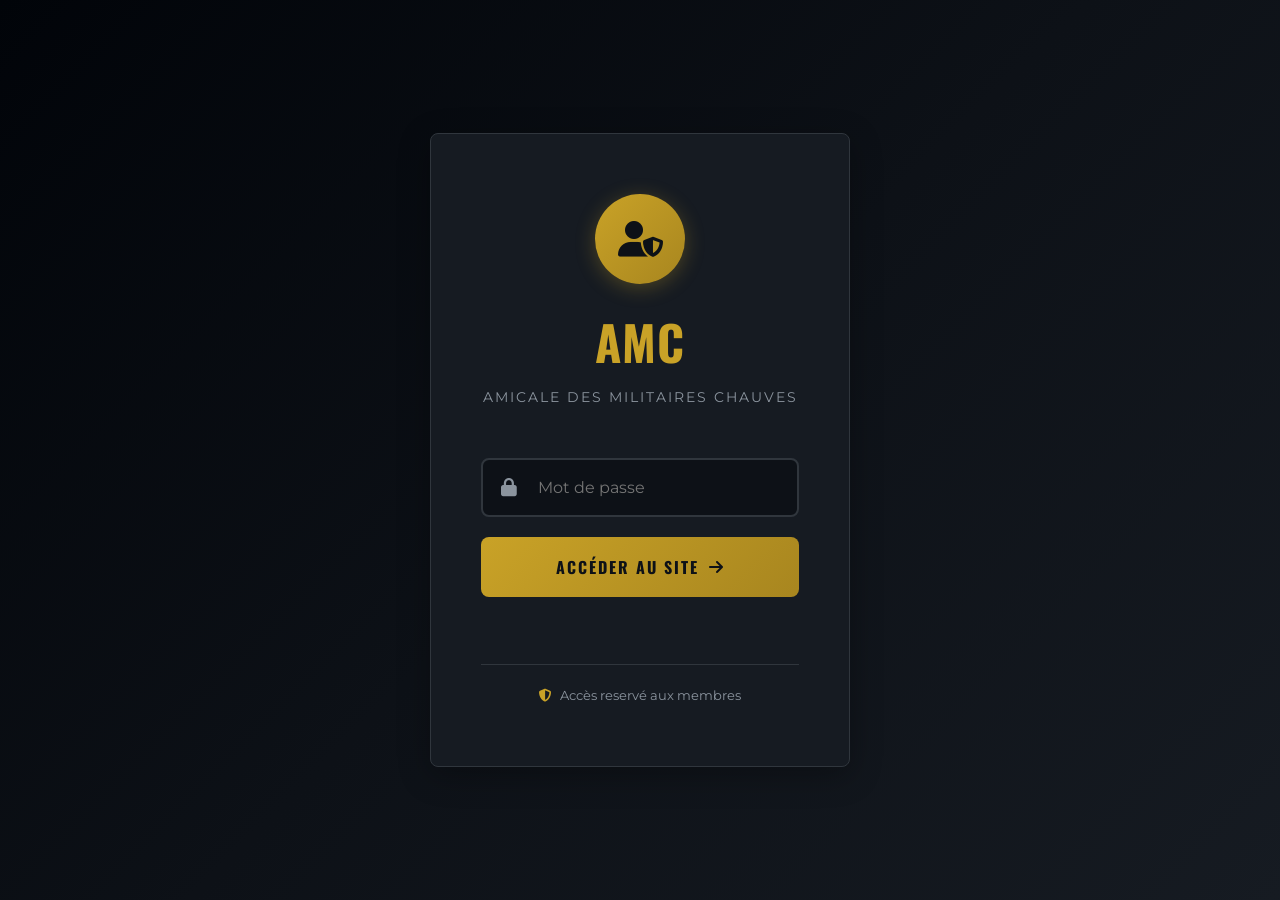
<file: index.html>
<!DOCTYPE html>
<html lang="fr">
<head>
    <meta charset="UTF-8">
    <meta name="viewport" content="width=device-width, initial-scale=1.0">
    <title>AMC | Connexion</title>
    <link rel="stylesheet" href="style.css">
    <link rel="preconnect" href="https://fonts.googleapis.com">
    <link href="https://fonts.googleapis.com/css2?family=Montserrat:wght@300;400;600;700&family=Oswald:wght@300;400;600;700&display=swap" rel="stylesheet">
    <link rel="stylesheet" href="https://cdnjs.cloudflare.com/ajax/libs/font-awesome/6.4.0/css/all.min.css">
</head>
<body>
    <div class="login-wrapper">
        <div class="login-container">
            <div class="logo-section">
                <div class="logo-icon">
                    <i class="fas fa-user-shield"></i>
                </div>
                <h1 class="logo-title">AMC</h1>
                <p class="logo-subtitle">Amicale des Militaires Chauves</p>
            </div>

            <div id="login-form">
                <div class="input-group">
                    <i class="fas fa-lock input-icon"></i>
                    <input type="password" id="password" placeholder="Mot de passe" required>
                </div>
                <button onclick="checkPassword()" class="login-btn">
                    <span>ACCÉDER AU SITE</span>
                    <i class="fas fa-arrow-right"></i>
                </button>
                <p id="error-msg" class="error-msg">Mot de passe incorrect</p>
            </div>

            <div class="login-footer">
                <p><i class="fas fa-shield-halved"></i> Accès reservé aux membres</p>
            </div>
        </div>
    </div>

    <script src="script.js"></script>
</body>
</html>
</file>
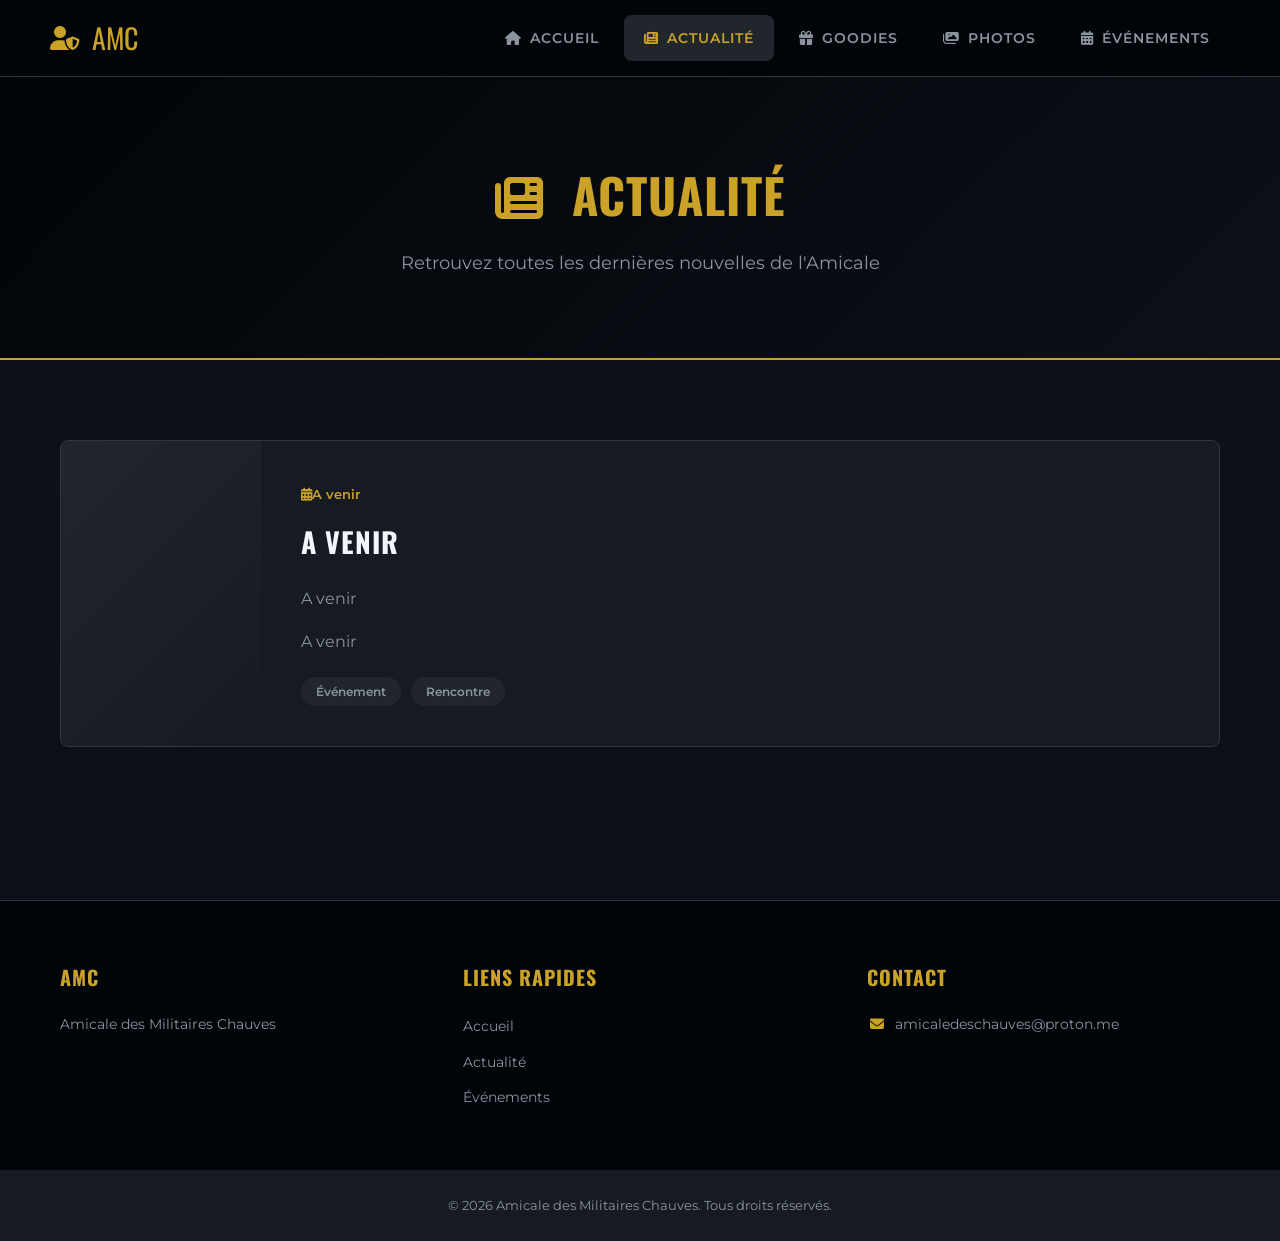
<file: actualites.html>
<!DOCTYPE html>
<html lang="fr">
<head>
    <meta charset="UTF-8">
    <meta name="viewport" content="width=device-width, initial-scale=1.0">
    <title>AMC | Actualité</title>
    <link rel="stylesheet" href="style.css">
    <link rel="preconnect" href="https://fonts.googleapis.com">
    <link href="https://fonts.googleapis.com/css2?family=Montserrat:wght@300;400;600;700&family=Oswald:wght@300;400;600;700&display=swap" rel="stylesheet">
    <link rel="stylesheet" href="https://cdnjs.cloudflare.com/ajax/libs/font-awesome/6.4.0/css/all.min.css">
</head>
<body>
    <nav class="navbar">
        <div class="nav-brand">
            <i class="fas fa-user-shield"></i>
            <span>AMC</span>
        </div>
        <ul class="nav-links">
            <li><a href="main.html"><i class="fas fa-home"></i> Accueil</a></li>
            <li><a href="actualites.html" class="active"><i class="fas fa-newspaper"></i> Actualité</a></li>
            <li><a href="goodies.html"><i class="fas fa-gift"></i> Goodies</a></li>
            <li><a href="photos.html"><i class="fas fa-images"></i> Photos</a></li>
            <li><a href="evenements.html"><i class="fas fa-calendar-alt"></i> Événements</a></li>
        </ul>
        <div class="nav-toggle">
            <i class="fas fa-bars"></i>
        </div>
    </nav>

    <header class="page-header">
        <div class="page-header-content">
            <h1><i class="fas fa-newspaper"></i> Actualité</h1>
            <p>Retrouvez toutes les dernières nouvelles de l'Amicale</p>
        </div>
    </header>

    <section class="content-section">
        <div class="container">
            <div class="articles">
                <article class="article-card featured">
                    <div class="article-image">
                        <i class="fas fa-users-class"></i>
                    </div>
                    <div class="article-content">
                        <span class="article-date"><i class="fas fa-calendar-alt"></i>A venir</span>
                        <h2>A venir</h2>
                        <p>A venir</p>
                        <p>A venir</p>
                        <div class="article-tags">
                            <span class="tag">Événement</span>
                            <span class="tag">Rencontre</span>
                        </div>
                    </div>
                </article>
<!--
                <article class="article-card">
                    <div class="article-content">
                        <span class="article-date"><i class="fas fa-calendar-alt"></i> 10 Juillet 2026</span>
                        <h2>Bienvenue aux Nouveaux Membres</h2>
                        <p>L'Amicale continue de grandir et accueille cette semaine 25 nouveaux membres venus de toute la France. Bienvenue à tous dans notre communauté !</p>
                        <div class="article-tags">
                            <span class="tag">Communauté</span>
                        </div>
                    </div>
                </article>

                <article class="article-card">
                    <div class="article-content">
                        <span class="article-date"><i class="fas fa-calendar-alt"></i> 5 Juillet 2026</span>
                        <h2>Collection Goodies été 2026</h2>
                        <p>Découvrez notre nouvelle collection exclusive : casquettes, polo et pins aux couleurs de l'Amicale. Des articles de qualité pour affirmer votre appartenance avec fierté.</p>
                        <div class="article-tags">
                            <span class="tag">Goodies</span>
                            <span class="tag">Collection</span>
                        </div>
                    </div>
                </article>

                <article class="article-card">
                    <div class="article-content">
                        <span class="article-date"><i class="fas fa-calendar-alt"></i> 1er Juillet 2026</span>
                        <h2>Partenariat avec la Fondation des Blessés de l'Armée</h2>
                        <p>L'AMC est fière d'annoncer un partenariat avec la Fondation des Blessés de l'Armée pour accompagner les militaires touchés par des traitements causant la perte de cheveux.</p>
                        <div class="article-tags">
                            <span class="tag">Partenariat</span>
                            <span class="tag">Engagement</span>
                        </div>
                    </div>
                </article>
-->
            </div>
        </div>
    </section>

    <footer class="footer">
        <div class="footer-content">
            <div class="footer-section">
                <h3>AMC</h3>
                <p>Amicale des Militaires Chauves</p>
            </div>
            <div class="footer-section">
                <h3>Liens Rapides</h3>
                <ul>
                    <li><a href="main.html">Accueil</a></li>
                    <li><a href="actualites.html">Actualité</a></li>
                    <li><a href="evenements.html">Événements</a></li>
                </ul>
            </div>
            <div class="footer-section">
                <h3>Contact</h3>
                <p><i class="fas fa-envelope"></i>amicaledeschauves@proton.me</p>
            </div>
        </div>
        <div class="footer-bottom">
            <p>&copy; 2026 Amicale des Militaires Chauves. Tous droits réservés.</p>
        </div>
    </footer>

    <script>
        document.querySelector('.nav-toggle').addEventListener('click', function() {
            document.querySelector('.nav-links').classList.toggle('active');
        });
    </script>
</body>
</html>
</file>
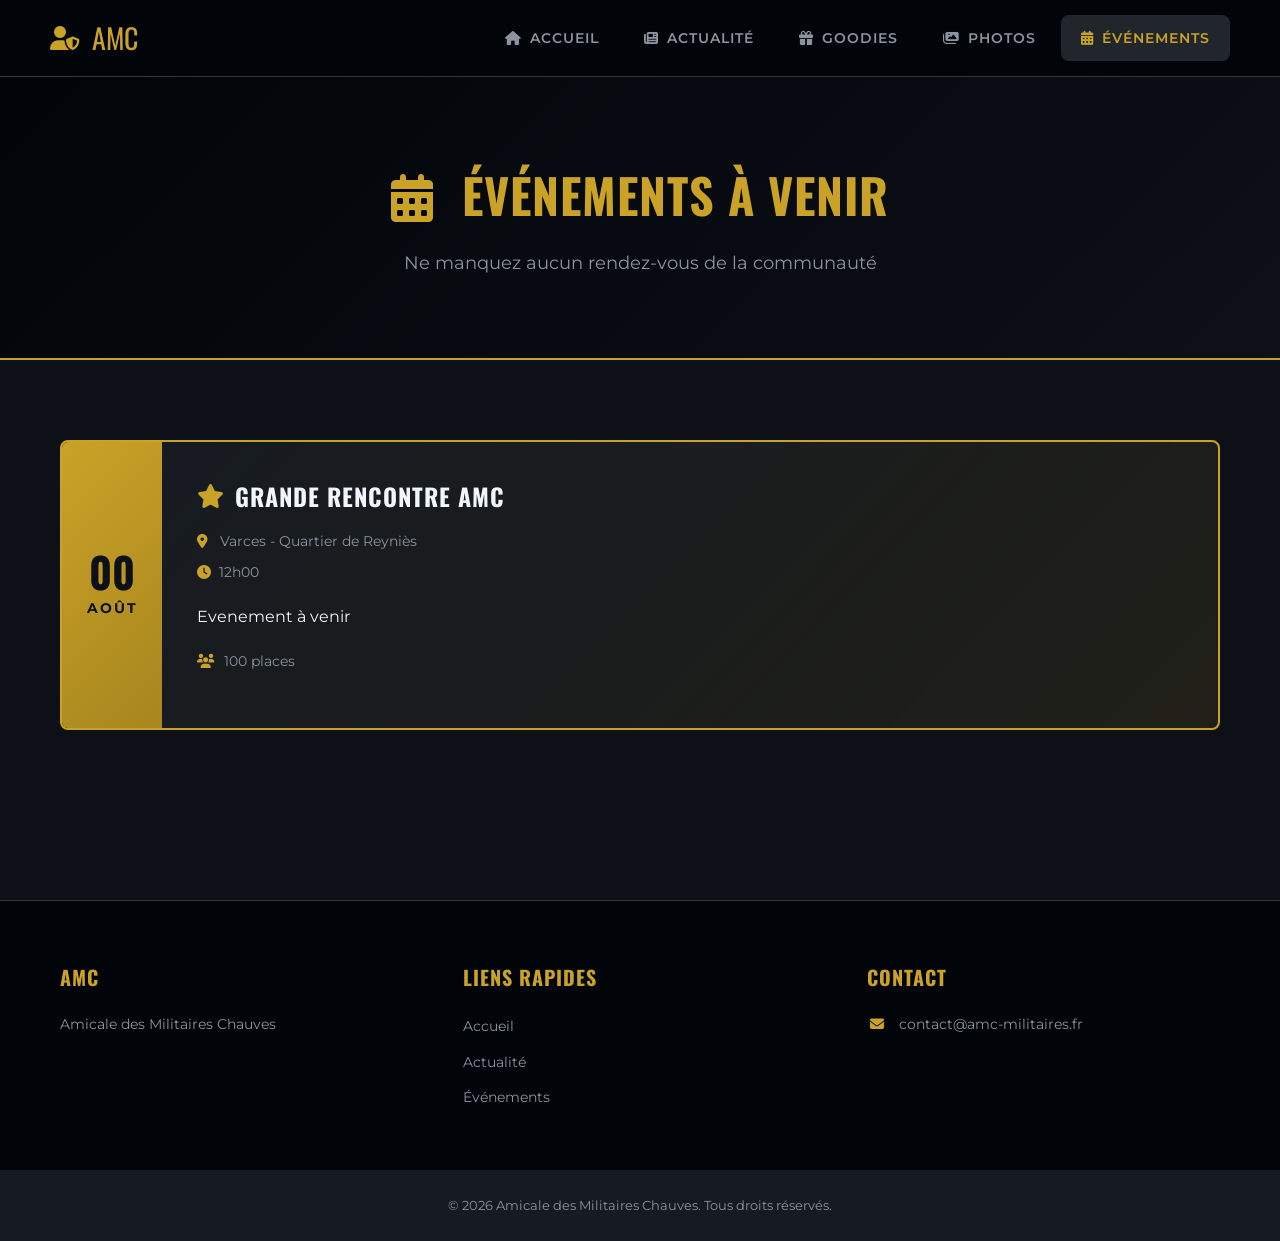
<file: evenements.html>
<!DOCTYPE html>
<html lang="fr">
<head>
    <meta charset="UTF-8">
    <meta name="viewport" content="width=device-width, initial-scale=1.0">
    <title>AMC | Événements</title>
    <link rel="stylesheet" href="style.css">
    <link rel="preconnect" href="https://fonts.googleapis.com">
    <link href="https://fonts.googleapis.com/css2?family=Montserrat:wght@300;400;600;700&family=Oswald:wght@300;400;600;700&display=swap" rel="stylesheet">
    <link rel="stylesheet" href="https://cdnjs.cloudflare.com/ajax/libs/font-awesome/6.4.0/css/all.min.css">
</head>
<body>
    <nav class="navbar">
        <div class="nav-brand">
            <i class="fas fa-user-shield"></i>
            <span>AMC</span>
        </div>
        <ul class="nav-links">
            <li><a href="main.html"><i class="fas fa-home"></i> Accueil</a></li>
            <li><a href="actualites.html"><i class="fas fa-newspaper"></i> Actualité</a></li>
            <li><a href="goodies.html"><i class="fas fa-gift"></i> Goodies</a></li>
            <li><a href="photos.html"><i class="fas fa-images"></i> Photos</a></li>
            <li><a href="evenements.html" class="active"><i class="fas fa-calendar-alt"></i> Événements</a></li>
        </ul>
        <div class="nav-toggle">
            <i class="fas fa-bars"></i>
        </div>
    </nav>

    <header class="page-header">
        <div class="page-header-content">
            <h1><i class="fas fa-calendar-alt"></i> Événements à Venir</h1>
            <p>Ne manquez aucun rendez-vous de la communauté</p>
        </div>
    </header>

    <section class="content-section">
        
        <div class="container">
            <div class="events-list">

                <div class="event-card highlight">
                    <div class="event-date-badge">
                        <span class="event-day">00</span>
                        <span class="event-month">AOÛT</span>
                    </div>
                    <div class="event-details">
                        <h3><i class="fas fa-star"></i> Grande Rencontre AMC</h3>
                        <p class="event-location"><i class="fas fa-map-marker-alt"></i> Varces - Quartier de Reyniès</p>
                        <p class="event-time"><i class="fas fa-clock"></i>12h00</p>
                        <p class="event-desc">Evenement à venir</p>
                        <div class="event-meta">
                            <span class="event-capacity"><i class="fas fa-users"></i> 100 places</span>
                            <!--<span class="event-status open">Inscriptions ouvertes</span>-->
                        </div>
                        <!--<button class="event-btn">S'inscrire</button>-->
                    </div>
                </div>
                <!--
                <div class="event-card">
                    <div class="event-date-badge">
                        <span class="event-day">22</span>
                        <span class="event-month">AOÛT</span>
                    </div>
                    <div class="event-details">
                        <h3>Afterwork Paris - Drink between Brothers</h3>
                        <p class="event-location"><i class="fas fa-map-marker-alt"></i> Paris 8ème - Bar Le Derby</p>
                        <p class="event-time"><i class="fas fa-clock"></i> 19h00 - 23h00</p>
                        <p class="event-desc">Moment convivial entre membres parisiens. Venez partager un verre dans une ambiance décontractée. Seul ou avec invités, tout le monde est le bienvenu !</p>
                        <div class="event-meta">
                            <span class="event-capacity"><i class="fas fa-users"></i> 30 places</span>
                            <span class="event-status open">Inscriptions ouvertes</span>
                        </div>
                        <button class="event-btn">S'inscrire</button>
                    </div>
                </div>

                <div class="event-card">
                    <div class="event-date-badge">
                        <span class="event-day">05</span>
                        <span class="event-month">SEPT</span>
                    </div>
                    <div class="event-details">
                        <h3>Journée Sportive - Tournoi de Foot AMC</h3>
                        <p class="event-location"><i class="fas fa-map-marker-alt"></i> Lyon - Stade de la Duchère</p>
                        <p class="event-time"><i class="fas fa-clock"></i> 14h00 - 18h00</p>
                        <p class="event-desc">Première édition de notre tournoi de football 5 contre 5. Équipes ouvertes à tous les niveaux. Remise des trophées à l'issue de la compétition.</p>
                        <div class="event-meta">
                            <span class="event-capacity"><i class="fas fa-users"></i> 50 places</span>
                            <span class="event-status soon">Bientôt</span>
                        </div>
                        <button class="event-btn">S'inscrire</button>
                    </div>
                </div>

                <div class="event-card">
                    <div class="event-date-badge">
                        <span class="event-day">21</span>
                        <span class="event-month">SEPT</span>
                    </div>
                    <div class="event-details">
                        <h3>Week-end Cohésion - Stage Survie</h3>
                        <p class="event-location"><i class="fas fa-map-marker-alt"></i> Alpes-Maritimes - Camp de Canjurs</p>
                        <p class="event-time"><i class="fas fa-clock"></i> Weekend complet</p>
                        <p class="event-desc">Week-end immersion avec activités survie et techniques militaires. Hébergement sous tente prévu. Expérience unique pour renforcer les liens entre membres.</p>
                        <div class="event-meta">
                            <span class="event-capacity"><i class="fas fa-users"></i> 25 places</span>
                            <span class="event-status soon">Bientôt</span>
                        </div>
                        <button class="event-btn">S'inscrire</button>
                    </div>
                </div>

                <div class="event-card">
                    <div class="event-date-badge">
                        <span class="event-day">15</span>
                        <span class="event-month">OCT</span>
                    </div>
                    <div class="event-details">
                        <h3>Soirée Galette - Section Ouest</h3>
                        <p class="event-location"><i class="fas fa-map-marker-alt"></i> Nantes - Restaurant Le Grand Bleu</p>
                        <p class="event-time"><i class="fas fa-clock"></i> 19h30 - 23h00</p>
                        <p class="event-desc">Soirée conviviale pour les membres de la région ouest. Galette des Rois et échanges dans une ambiance festive.</p>
                        <div class="event-meta">
                            <span class="event-capacity"><i class="fas fa-users"></i> 40 places</span>
                            <span class="event-status closed">À venir</span>
                        </div>
                        <button class="event-btn" disabled>Complet</button>
                    </div>
                </div>
                -->
            </div>
            <!--
            <div class="info-box">
                <p><i class="fas fa-info-circle"></i> Les inscriptions se font via votre espace membre. Contactez-nous pour toute question.</p>
            </div>
            -->
        </div>
    </section>

    <footer class="footer">
        <div class="footer-content">
            <div class="footer-section">
                <h3>AMC</h3>
                <p>Amicale des Militaires Chauves</p>
            </div>
            <div class="footer-section">
                <h3>Liens Rapides</h3>
                <ul>
                    <li><a href="main.html">Accueil</a></li>
                    <li><a href="actualites.html">Actualité</a></li>
                    <li><a href="evenements.html">Événements</a></li>
                </ul>
            </div>
            <div class="footer-section">
                <h3>Contact</h3>
                <p><i class="fas fa-envelope"></i> contact@amc-militaires.fr</p>
            </div>
        </div>
        <div class="footer-bottom">
            <p>&copy; 2026 Amicale des Militaires Chauves. Tous droits réservés.</p>
        </div>
    </footer>

    <script>
        document.querySelector('.nav-toggle').addEventListener('click', function() {
            document.querySelector('.nav-links').classList.toggle('active');
        });
    </script>
</body>
</html>
</file>
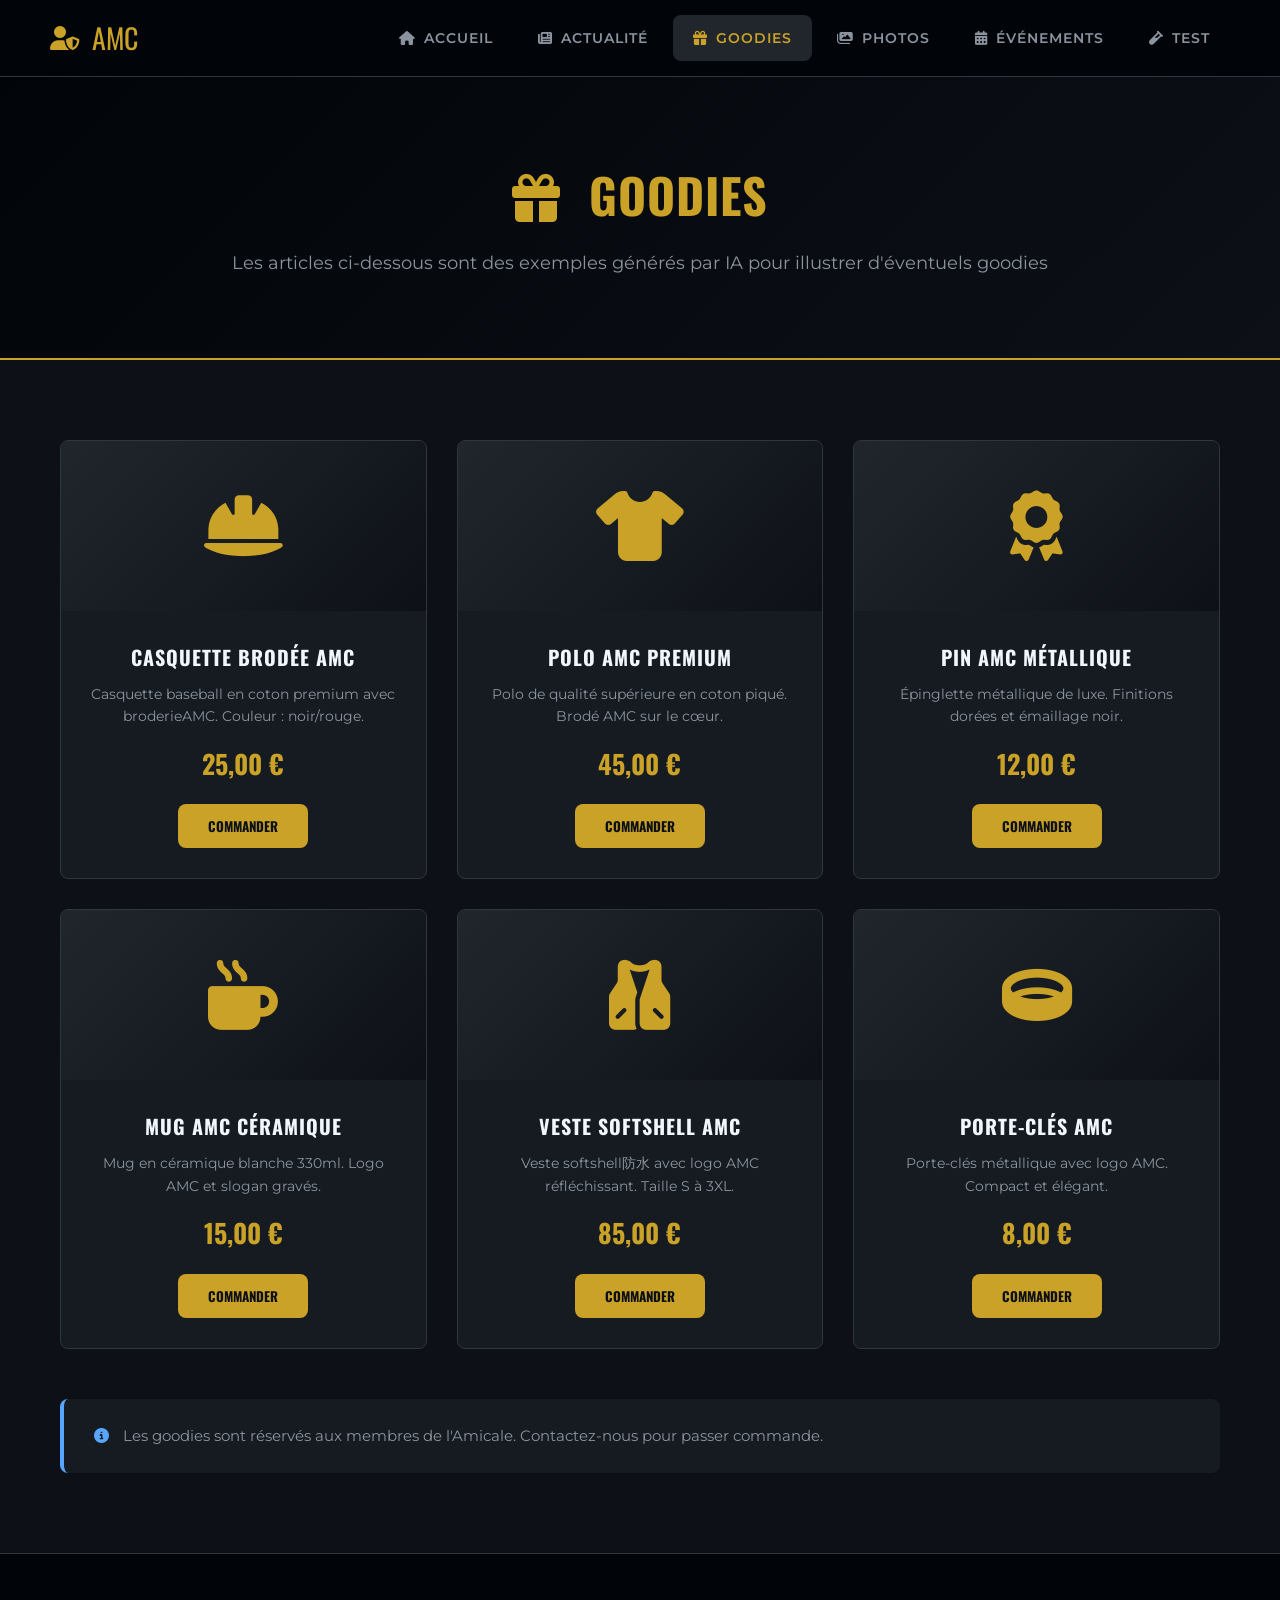
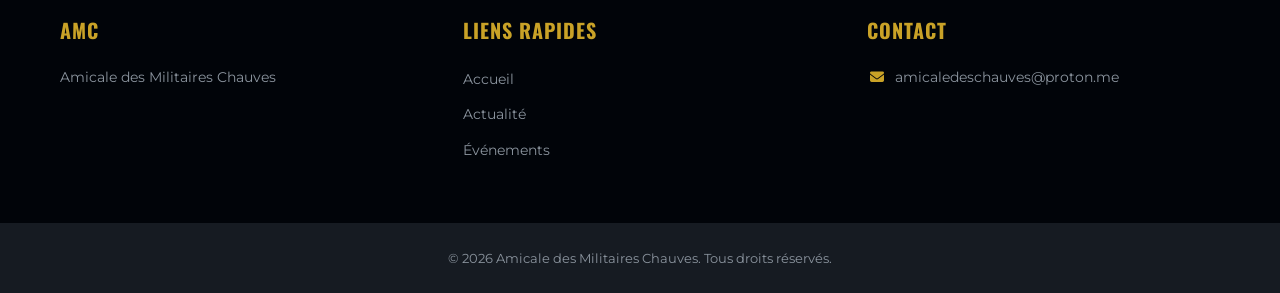
<file: goodies.html>
<!DOCTYPE html>
<html lang="fr">
<head>
    <meta charset="UTF-8">
    <meta name="viewport" content="width=device-width, initial-scale=1.0">
    <title>AMC | Goodies</title>
    <link rel="stylesheet" href="style.css">
    <link rel="preconnect" href="https://fonts.googleapis.com">
    <link href="https://fonts.googleapis.com/css2?family=Montserrat:wght@300;400;600;700&family=Oswald:wght@300;400;600;700&display=swap" rel="stylesheet">
    <link rel="stylesheet" href="https://cdnjs.cloudflare.com/ajax/libs/font-awesome/6.4.0/css/all.min.css">
</head>
<body>
    <nav class="navbar">
        <div class="nav-brand">
            <i class="fas fa-user-shield"></i>
            <span>AMC</span>
        </div>
        <ul class="nav-links">
            <li><a href="main.html"><i class="fas fa-home"></i> Accueil</a></li>
            <li><a href="actualites.html"><i class="fas fa-newspaper"></i> Actualité</a></li>
            <li><a href="goodies.html" class="active"><i class="fas fa-gift"></i> Goodies</a></li>
            <li><a href="photos.html"><i class="fas fa-images"></i> Photos</a></li>
            <li><a href="evenements.html"><i class="fas fa-calendar-alt"></i> Événements</a></li>
            <li><a href="test-calvitie.html"><i class="fa-solid fa-vial"></i> Test</a></li>
        </ul>
        <div class="nav-toggle">
            <i class="fas fa-bars"></i>
        </div>
    </nav>

    <header class="page-header">
        <div class="page-header-content">
            <h1><i class="fas fa-gift"></i> Goodies</h1>
            <p>Les articles ci-dessous sont des exemples générés par IA pour illustrer d'éventuels goodies</p>
        </div>
    </header>

    <section class="content-section">
        <div class="container">
            <div class="goodies-grid">
                <div class="goodie-card">
                    <div class="goodie-image">
                        <i class="fas fa-hat-hard"></i>
                    </div>
                    <div class="goodie-info">
                        <h3>Casquette Brodée AMC</h3>
                        <p class="goodie-desc">Casquette baseball en coton premium avec broderieAMC. Couleur : noir/rouge.</p>
                        <p class="goodie-price">25,00 €</p>
                        <button class="goodie-btn">Commander</button>
                    </div>
                </div>

                <div class="goodie-card">
                    <div class="goodie-image">
                        <i class="fas fa-shirt"></i>
                    </div>
                    <div class="goodie-info">
                        <h3>Polo AMC Premium</h3>
                        <p class="goodie-desc">Polo de qualité supérieure en coton piqué. Brodé AMC sur le cœur.</p>
                        <p class="goodie-price">45,00 €</p>
                        <button class="goodie-btn">Commander</button>
                    </div>
                </div>

                <div class="goodie-card">
                    <div class="goodie-image">
                        <i class="fas fa-award"></i>
                    </div>
                    <div class="goodie-info">
                        <h3>Pin AMC Métallique</h3>
                        <p class="goodie-desc">Épinglette métallique de luxe. Finitions dorées et émaillage noir.</p>
                        <p class="goodie-price">12,00 €</p>
                        <button class="goodie-btn">Commander</button>
                    </div>
                </div>

                <div class="goodie-card">
                    <div class="goodie-image">
                        <i class="fas fa-mug-hot"></i>
                    </div>
                    <div class="goodie-info">
                        <h3>Mug AMC Céramique</h3>
                        <p class="goodie-desc">Mug en céramique blanche 330ml. Logo AMC et slogan gravés.</p>
                        <p class="goodie-price">15,00 €</p>
                        <button class="goodie-btn">Commander</button>
                    </div>
                </div>

                <div class="goodie-card">
                    <div class="goodie-image">
                        <i class="fas fa-vest"></i>
                    </div>
                    <div class="goodie-info">
                        <h3>Veste Softshell AMC</h3>
                        <p class="goodie-desc">Veste softshell防水 avec logo AMC réfléchissant. Taille S à 3XL.</p>
                        <p class="goodie-price">85,00 €</p>
                        <button class="goodie-btn">Commander</button>
                    </div>
                </div>

                <div class="goodie-card">
                    <div class="goodie-image">
                        <i class="fas fa-ring"></i>
                    </div>
                    <div class="goodie-info">
                        <h3>Porte-clés AMC</h3>
                        <p class="goodie-desc">Porte-clés métallique avec logo AMC. Compact et élégant.</p>
                        <p class="goodie-price">8,00 €</p>
                        <button class="goodie-btn">Commander</button>
                    </div>
                </div>
            </div>

            <div class="info-box">
                <p><i class="fas fa-info-circle"></i> Les goodies sont réservés aux membres de l'Amicale. Contactez-nous pour passer commande.</p>
            </div>
        </div>
    </section>

    <footer class="footer">
        <div class="footer-content">
            <div class="footer-section">
                <h3>AMC</h3>
                <p>Amicale des Militaires Chauves</p>
            </div>
            <div class="footer-section">
                <h3>Liens Rapides</h3>
                <ul>
                    <li><a href="main.html">Accueil</a></li>
                    <li><a href="actualites.html">Actualité</a></li>
                    <li><a href="evenements.html">Événements</a></li>
                </ul>
            </div>
            <div class="footer-section">
                <h3>Contact</h3>
                <p><i class="fas fa-envelope"></i>amicaledeschauves@proton.me</p>
            </div>
        </div>
        <div class="footer-bottom">
            <p>&copy; 2026 Amicale des Militaires Chauves. Tous droits réservés.</p>
        </div>
    </footer>

    <script>
        document.querySelector('.nav-toggle').addEventListener('click', function() {
            document.querySelector('.nav-links').classList.toggle('active');
        });
    </script>
</body>
</html>
</file>
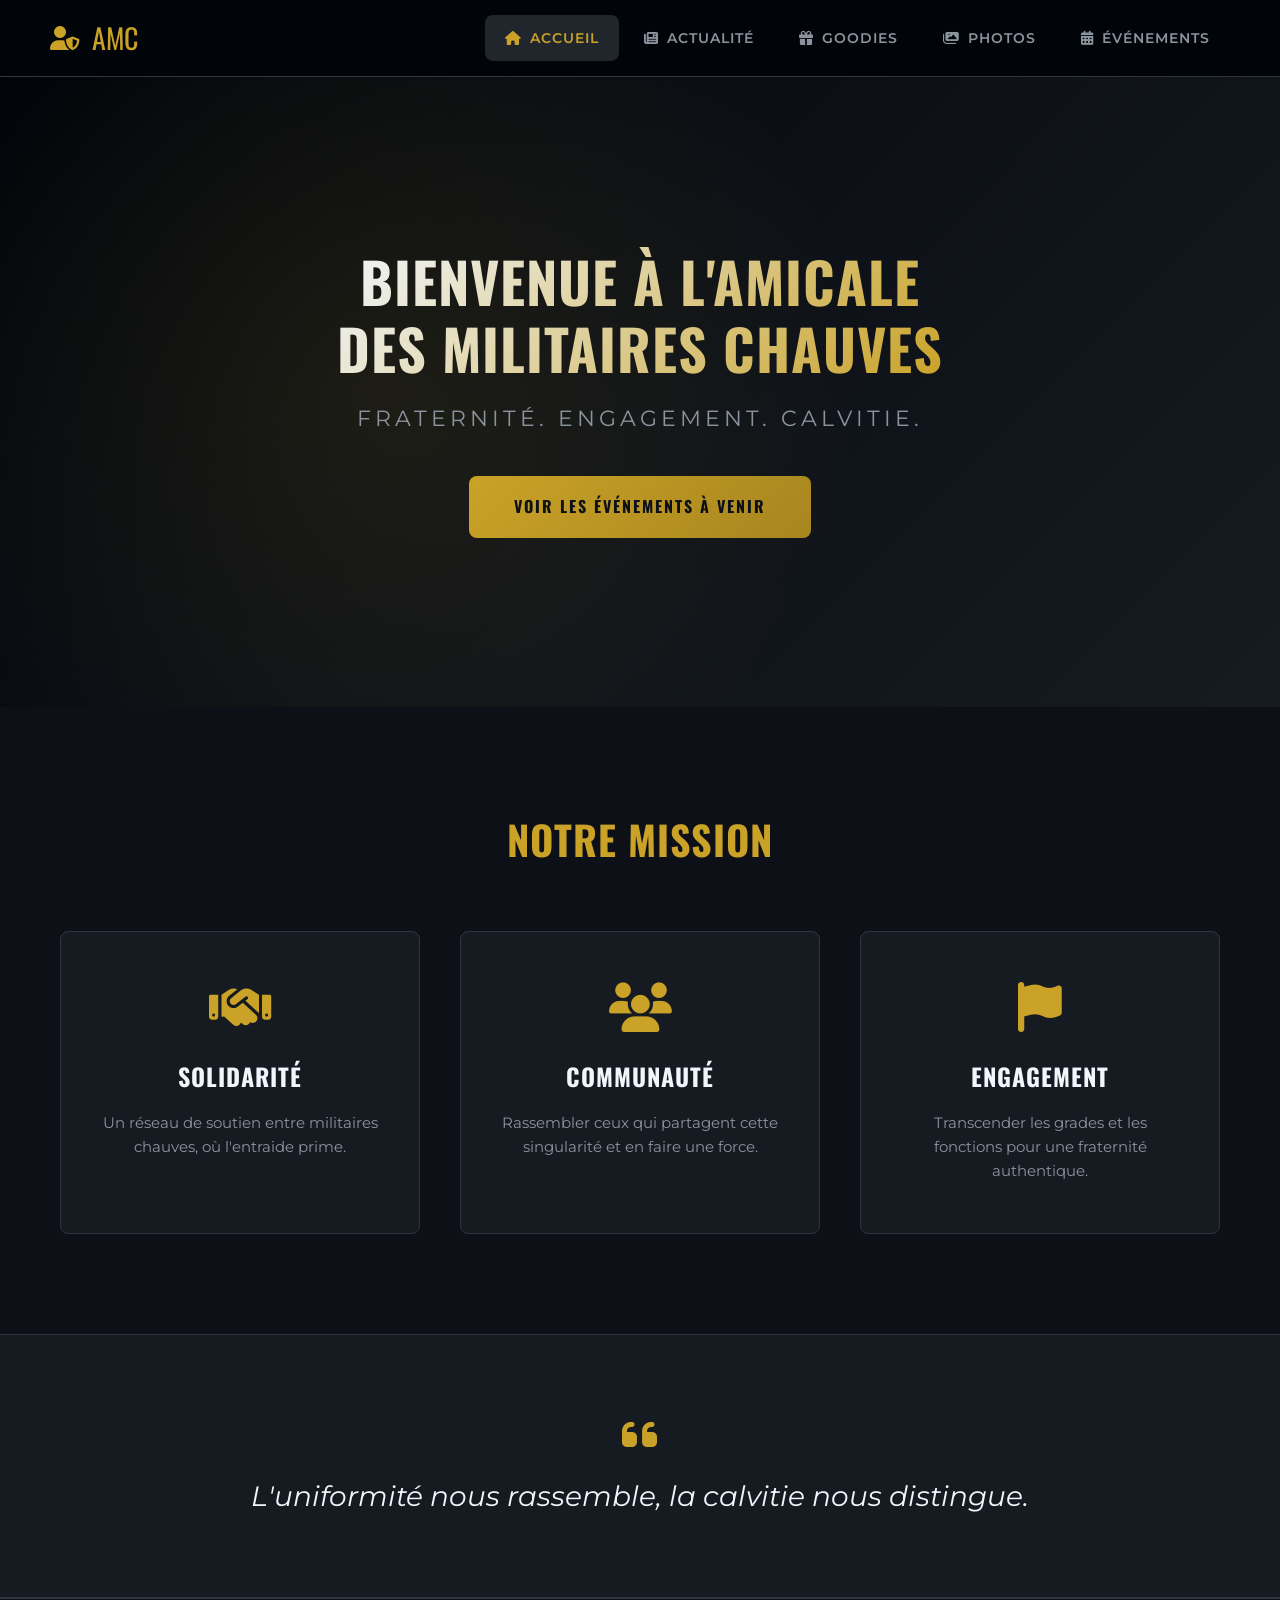
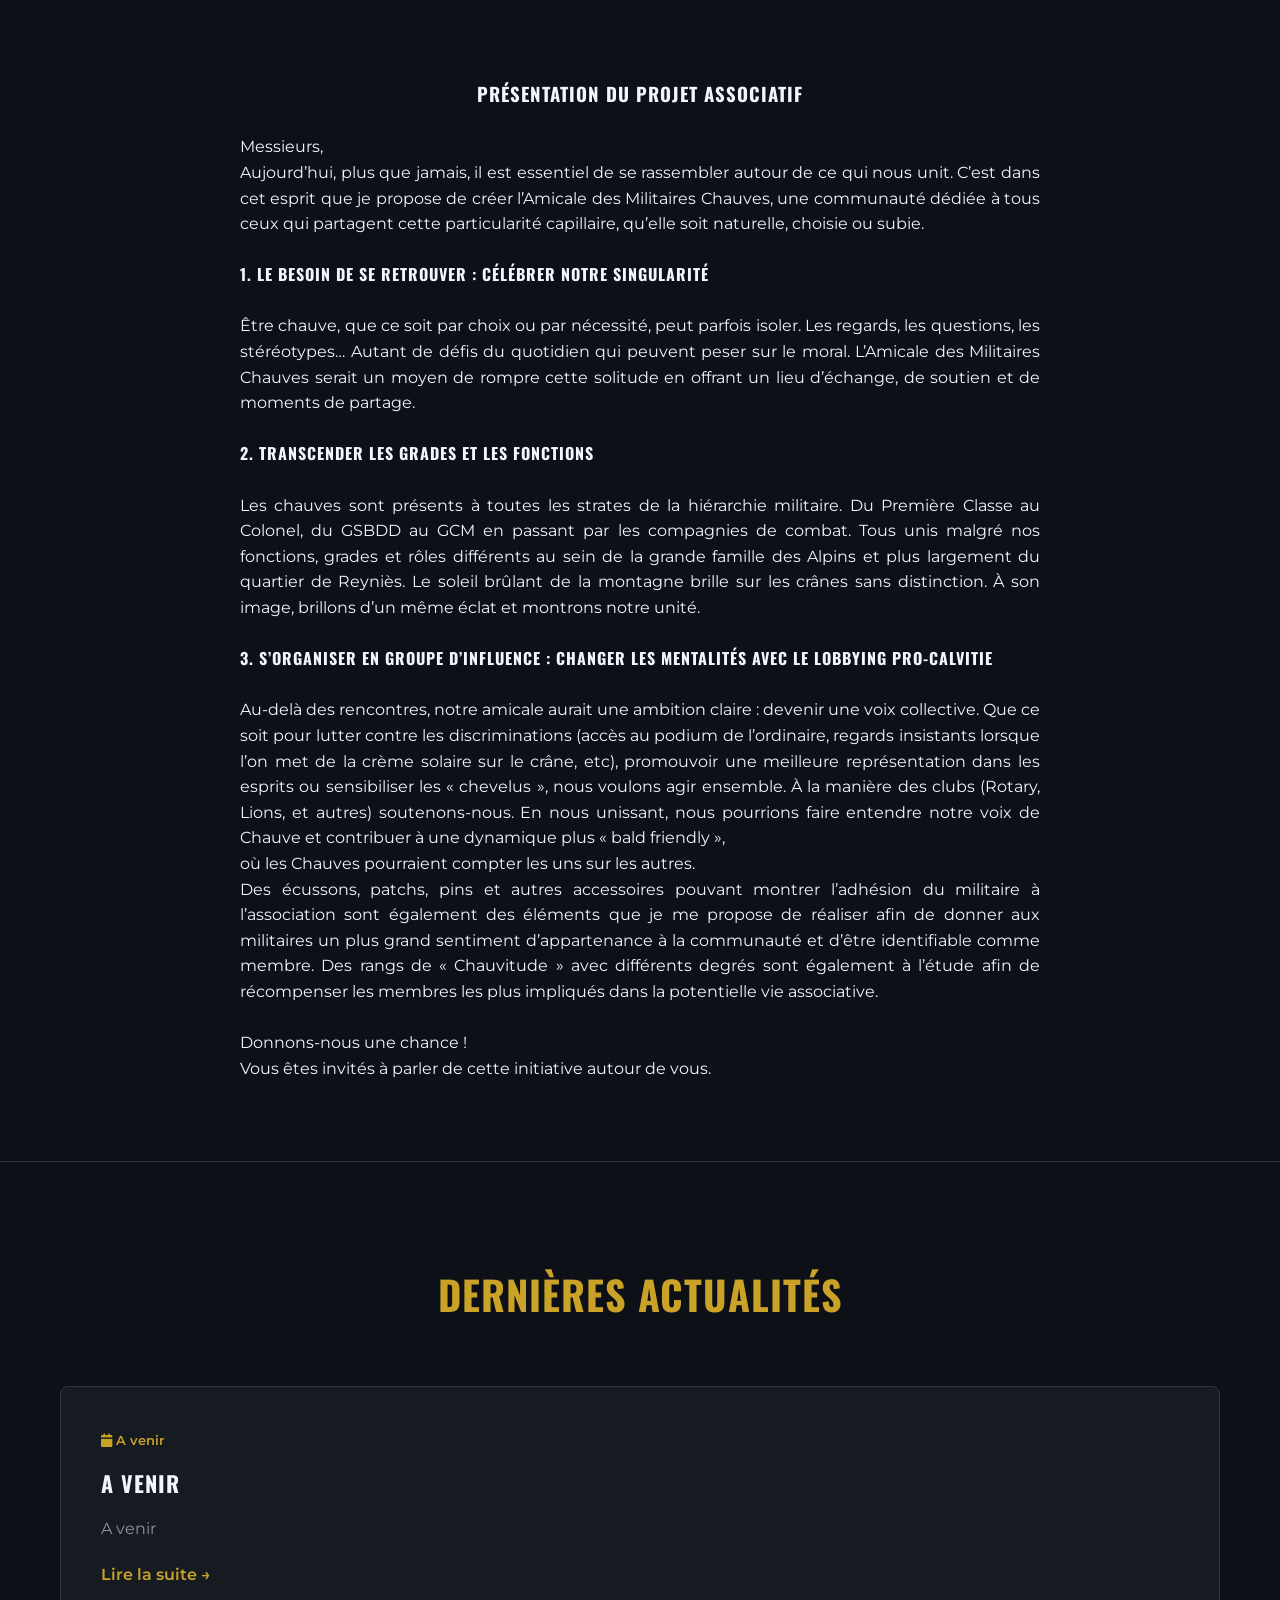
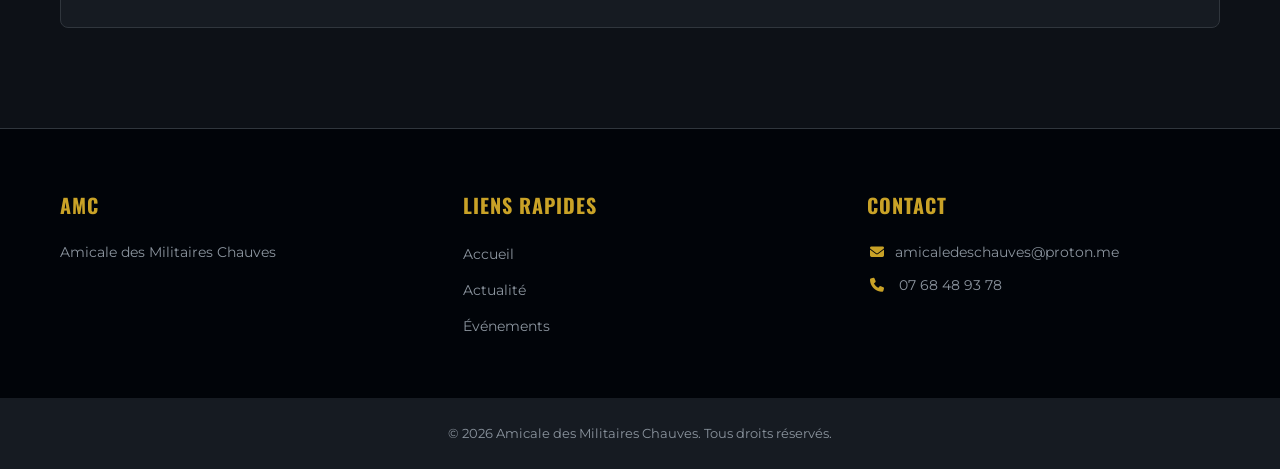
<file: main.html>
<!DOCTYPE html>
<html lang="fr">
<head>
    <meta charset="UTF-8">
    <meta name="viewport" content="width=device-width, initial-scale=1.0">
    <title>AMC | Accueil</title>
    <link rel="stylesheet" href="style.css">
    <link rel="preconnect" href="https://fonts.googleapis.com">
    <link href="https://fonts.googleapis.com/css2?family=Montserrat:wght@300;400;600;700&family=Oswald:wght@300;400;600;700&display=swap" rel="stylesheet">
    <link rel="stylesheet" href="https://cdnjs.cloudflare.com/ajax/libs/font-awesome/6.4.0/css/all.min.css">
</head>
<body>
    <nav class="navbar">
        <div class="nav-brand">
            <i class="fas fa-user-shield"></i>
            <span>AMC</span>
        </div>
        <ul class="nav-links">
            <li><a href="main.html" class="active"><i class="fas fa-home"></i> Accueil</a></li>
            <li><a href="actualites.html"><i class="fas fa-newspaper"></i> Actualité</a></li>
            <li><a href="goodies.html"><i class="fas fa-gift"></i> Goodies</a></li>
            <li><a href="photos.html"><i class="fas fa-images"></i> Photos</a></li>
            <li><a href="evenements.html"><i class="fas fa-calendar-alt"></i> Événements</a></li>
        </ul>
        <div class="nav-toggle">
            <i class="fas fa-bars"></i>
        </div>
    </nav>

    <header class="hero">
        <div class="hero-content">
            <h1>Bienvenue à l'Amicale<br>des Militaires Chauves</h1>
            <p>Fraternité. Engagement. Calvitie.</p>
            <a href="evenements.html" class="hero-btn">Voir les événements à venir</a>
        </div>
    </header>

    <section class="intro">
        <div class="container">
            <h2>Notre Mission</h2>
            <div class="intro-grid">
                <div class="intro-card">
                    <i class="fas fa-handshake"></i>
                    <h3>Solidarité</h3>
                    <p>Un réseau de soutien entre militaires chauves, où l'entraide prime.</p>
                </div>
                <div class="intro-card">
                    <i class="fas fa-users"></i>
                    <h3>Communauté</h3>
                    <p>Rassembler ceux qui partagent cette singularité et en faire une force.</p>
                </div>
                <div class="intro-card">
                    <i class="fas fa-flag"></i>
                    <h3>Engagement</h3>
                    <p>Transcender les grades et les fonctions pour une fraternité authentique.</p>
                </div>
            </div>
        </div>
    </section>

    <section class="mission-statement">
        <div class="container">
            <blockquote>
                <i class="fas fa-quote-left"></i>
                <p>L'uniformité nous rassemble, la calvitie nous distingue.</p>
            </blockquote>
        </div>
    </section>

    <section class="presentation">
            <h3 class="presentationh3">Présentation du projet associatif</h3><br>
            <div class="pdf-content">
                <p>Messieurs,</p>

                <p>Aujourd’hui, plus que jamais, il est essentiel de se rassembler autour de ce qui nous unit. C’est dans cet esprit que je propose de créer l’Amicale des Militaires Chauves, une communauté dédiée à tous ceux qui partagent cette particularité capillaire, qu’elle soit naturelle, choisie ou subie.</p><br>

                <h4>1. Le besoin de se retrouver : célébrer notre singularité</h4><br>
                <p>Être chauve, que ce soit par choix ou par nécessité, peut parfois isoler. Les regards, les questions, les stéréotypes… Autant de défis du quotidien qui peuvent peser sur le moral. L’Amicale des Militaires Chauves serait un moyen de rompre cette solitude en offrant un lieu d’échange, de soutien et de moments de partage.</p><br>

                <h4>2. Transcender les grades et les fonctions</h4><br>
                <p>Les chauves sont présents à toutes les strates de la hiérarchie militaire. Du Première Classe au Colonel, du GSBDD au GCM en passant par les compagnies de combat. Tous unis malgré nos fonctions, grades et rôles différents au sein de la grande famille des Alpins et plus largement du quartier de Reyniès. Le soleil brûlant de la montagne brille sur les crânes sans distinction. À son image, brillons d’un même éclat et montrons notre unité.</p><br>

                <h4>3. S’organiser en groupe d’influence : changer les mentalités avec le lobbying pro-calvitie</h4><br>
                <p>Au-delà des rencontres, notre amicale aurait une ambition claire : devenir une voix collective. Que ce soit pour lutter contre les discriminations (accès au podium de l’ordinaire, regards insistants lorsque l’on met de la crème solaire sur le crâne, etc), promouvoir une meilleure représentation dans les esprits ou sensibiliser les « chevelus », nous voulons agir ensemble. À la manière des clubs (Rotary, Lions, et autres) soutenons-nous. En nous unissant, nous pourrions faire entendre notre voix de Chauve et contribuer à une dynamique plus « bald friendly »,</p>
                <p>où les Chauves pourraient compter les uns sur les autres.</p>

                <p>Des écussons, patchs, pins et autres accessoires pouvant montrer l’adhésion du militaire à l’association sont également des éléments que je me propose de réaliser afin de donner aux militaires un plus grand sentiment d’appartenance à la communauté et d’être identifiable comme membre. Des rangs de « Chauvitude » avec différents degrés sont également à l’étude afin de récompenser les membres les plus impliqués dans la potentielle vie associative.</p><br>

                <p>Donnons-nous une chance !</p>

                <p>Vous êtes invités à parler de cette initiative autour de vous.</p>

            </div>
        </section>

    <section class="news-preview">
        <div class="container">
            <h2>Dernières Actualités</h2>
            <div class="news-grid">
                <article class="news-card">
                    <span class="news-date"><i class="fas fa-calendar"></i> A venir</span>
                    <h3>A venir</h3>
                    <p>A venir</p>
                    <a href="actualites.html">Lire la suite →</a>
                </article>
            </div>
        </div>
    </section>

    <footer class="footer">
        <div class="footer-content">
            <div class="footer-section">
                <h3>AMC</h3>
                <p>Amicale des Militaires Chauves</p>
            </div>
            <div class="footer-section">
                <h3>Liens Rapides</h3>
                <ul>
                    <li><a href="main.html">Accueil</a></li>
                    <li><a href="actualites.html">Actualité</a></li>
                    <li><a href="evenements.html">Événements</a></li>
                </ul>
            </div>
            <div class="footer-section">
                <h3>Contact</h3>
                <p><i class="fas fa-envelope"></i>amicaledeschauves@proton.me</p>
                <p><i class="fas fa-phone"></i> 07 68 48 93 78</p>
            </div>
        </div>
        <div class="footer-bottom">
            <p>&copy; 2026 Amicale des Militaires Chauves. Tous droits réservés.</p>
        </div>
    </footer>

    <script>
        document.querySelector('.nav-toggle').addEventListener('click', function() {
            document.querySelector('.nav-links').classList.toggle('active');
        });
    </script>
</body>
</html>
</file>
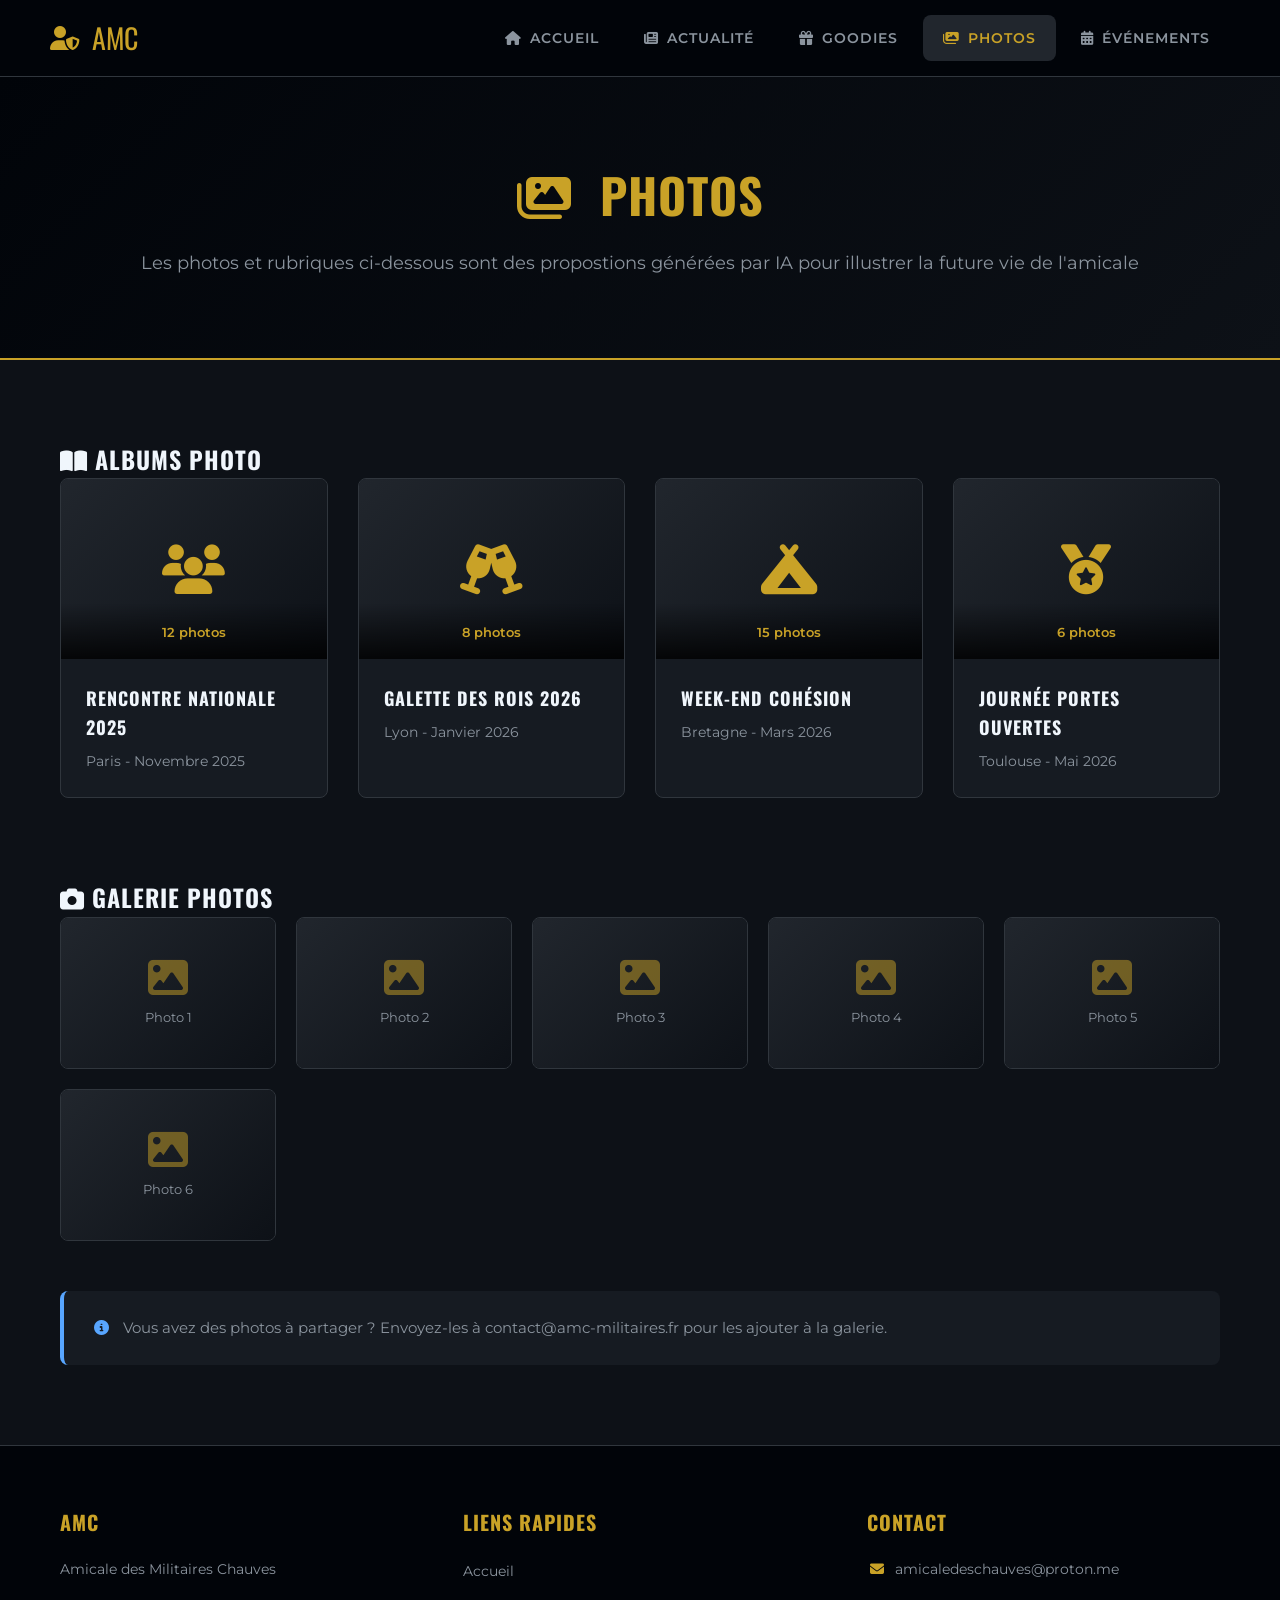
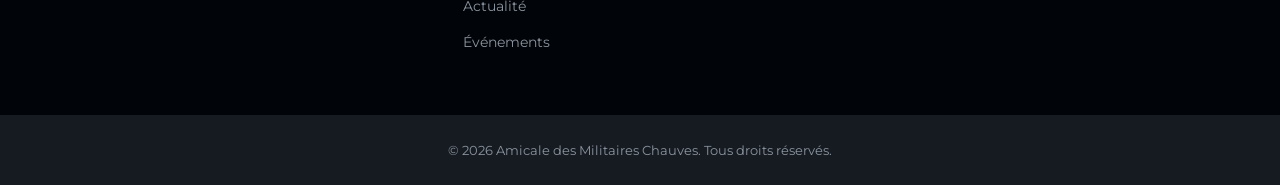
<file: photos.html>
<!DOCTYPE html>
<html lang="fr">
<head>
    <meta charset="UTF-8">
    <meta name="viewport" content="width=device-width, initial-scale=1.0">
    <title>AMC | Photos</title>
    <link rel="stylesheet" href="style.css">
    <link rel="preconnect" href="https://fonts.googleapis.com">
    <link href="https://fonts.googleapis.com/css2?family=Montserrat:wght@300;400;600;700&family=Oswald:wght@300;400;600;700&display=swap" rel="stylesheet">
    <link rel="stylesheet" href="https://cdnjs.cloudflare.com/ajax/libs/font-awesome/6.4.0/css/all.min.css">
</head>
<body>
    <nav class="navbar">
        <div class="nav-brand">
            <i class="fas fa-user-shield"></i>
            <span>AMC</span>
        </div>
        <ul class="nav-links">
            <li><a href="main.html"><i class="fas fa-home"></i> Accueil</a></li>
            <li><a href="actualites.html"><i class="fas fa-newspaper"></i> Actualité</a></li>
            <li><a href="goodies.html"><i class="fas fa-gift"></i> Goodies</a></li>
            <li><a href="photos.html" class="active"><i class="fas fa-images"></i> Photos</a></li>
            <li><a href="evenements.html"><i class="fas fa-calendar-alt"></i> Événements</a></li>
        </ul>
        <div class="nav-toggle">
            <i class="fas fa-bars"></i>
        </div>
    </nav>

    <header class="page-header">
        <div class="page-header-content">
            <h1><i class="fas fa-images"></i> Photos</h1>
            <p>Les photos et rubriques ci-dessous sont des propostions générées par IA pour illustrer la future vie de l'amicale</p>
        </div>
    </header>

    <section class="content-section">
        <div class="container">
            <div class="photo-albums">
                <h2><i class="fas fa-book-open"></i> Albums Photo</h2>

                <div class="album-grid">
                    <div class="album-card">
                        <div class="album-cover">
                            <i class="fas fa-users"></i>
                            <div class="album-overlay">
                                <span>12 photos</span>
                            </div>
                        </div>
                        <div class="album-info">
                            <h3>Rencontre Nationale 2025</h3>
                            <p>Paris - Novembre 2025</p>
                        </div>
                    </div>

                    <div class="album-card">
                        <div class="album-cover">
                            <i class="fas fa-champagne-glasses"></i>
                            <div class="album-overlay">
                                <span>8 photos</span>
                            </div>
                        </div>
                        <div class="album-info">
                            <h3>Galette des Rois 2026</h3>
                            <p>Lyon - Janvier 2026</p>
                        </div>
                    </div>

                    <div class="album-card">
                        <div class="album-cover">
                            <i class="fas fa-campground"></i>
                            <div class="album-overlay">
                                <span>15 photos</span>
                            </div>
                        </div>
                        <div class="album-info">
                            <h3>Week-end Cohésion</h3>
                            <p>Bretagne - Mars 2026</p>
                        </div>
                    </div>

                    <div class="album-card">
                        <div class="album-cover">
                            <i class="fas fa-medal"></i>
                            <div class="album-overlay">
                                <span>6 photos</span>
                            </div>
                        </div>
                        <div class="album-info">
                            <h3>Journée portes ouvertes</h3>
                            <p>Toulouse - Mai 2026</p>
                        </div>
                    </div>
                </div>

                <div class="photo-gallery">
                    <h2><i class="fas fa-camera"></i> Galerie Photos</h2>
                    <div class="gallery-grid">
                        <div class="gallery-item">
                            <div class="gallery-placeholder">
                                <i class="fas fa-image"></i>
                                <p>Photo 1</p>
                            </div>
                        </div>
                        <div class="gallery-item">
                            <div class="gallery-placeholder">
                                <i class="fas fa-image"></i>
                                <p>Photo 2</p>
                            </div>
                        </div>
                        <div class="gallery-item">
                            <div class="gallery-placeholder">
                                <i class="fas fa-image"></i>
                                <p>Photo 3</p>
                            </div>
                        </div>
                        <div class="gallery-item">
                            <div class="gallery-placeholder">
                                <i class="fas fa-image"></i>
                                <p>Photo 4</p>
                            </div>
                        </div>
                        <div class="gallery-item">
                            <div class="gallery-placeholder">
                                <i class="fas fa-image"></i>
                                <p>Photo 5</p>
                            </div>
                        </div>
                        <div class="gallery-item">
                            <div class="gallery-placeholder">
                                <i class="fas fa-image"></i>
                                <p>Photo 6</p>
                            </div>
                        </div>
                    </div>
                </div>

                <div class="info-box">
                    <p><i class="fas fa-info-circle"></i> Vous avez des photos à partager ? Envoyez-les à contact@amc-militaires.fr pour les ajouter à la galerie.</p>
                </div>
            </div>
        </div>
    </section>

    <footer class="footer">
        <div class="footer-content">
            <div class="footer-section">
                <h3>AMC</h3>
                <p>Amicale des Militaires Chauves</p>
            </div>
            <div class="footer-section">
                <h3>Liens Rapides</h3>
                <ul>
                    <li><a href="main.html">Accueil</a></li>
                    <li><a href="actualites.html">Actualité</a></li>
                    <li><a href="evenements.html">Événements</a></li>
                </ul>
            </div>
            <div class="footer-section">
                <h3>Contact</h3>
                <p><i class="fas fa-envelope"></i>amicaledeschauves@proton.me</p>
            </div>
        </div>
        <div class="footer-bottom">
            <p>&copy; 2026 Amicale des Militaires Chauves. Tous droits réservés.</p>
        </div>
    </footer>

    <script>
        document.querySelector('.nav-toggle').addEventListener('click', function() {
            document.querySelector('.nav-links').classList.toggle('active');
        });
    </script>
</body>
</html>
</file>
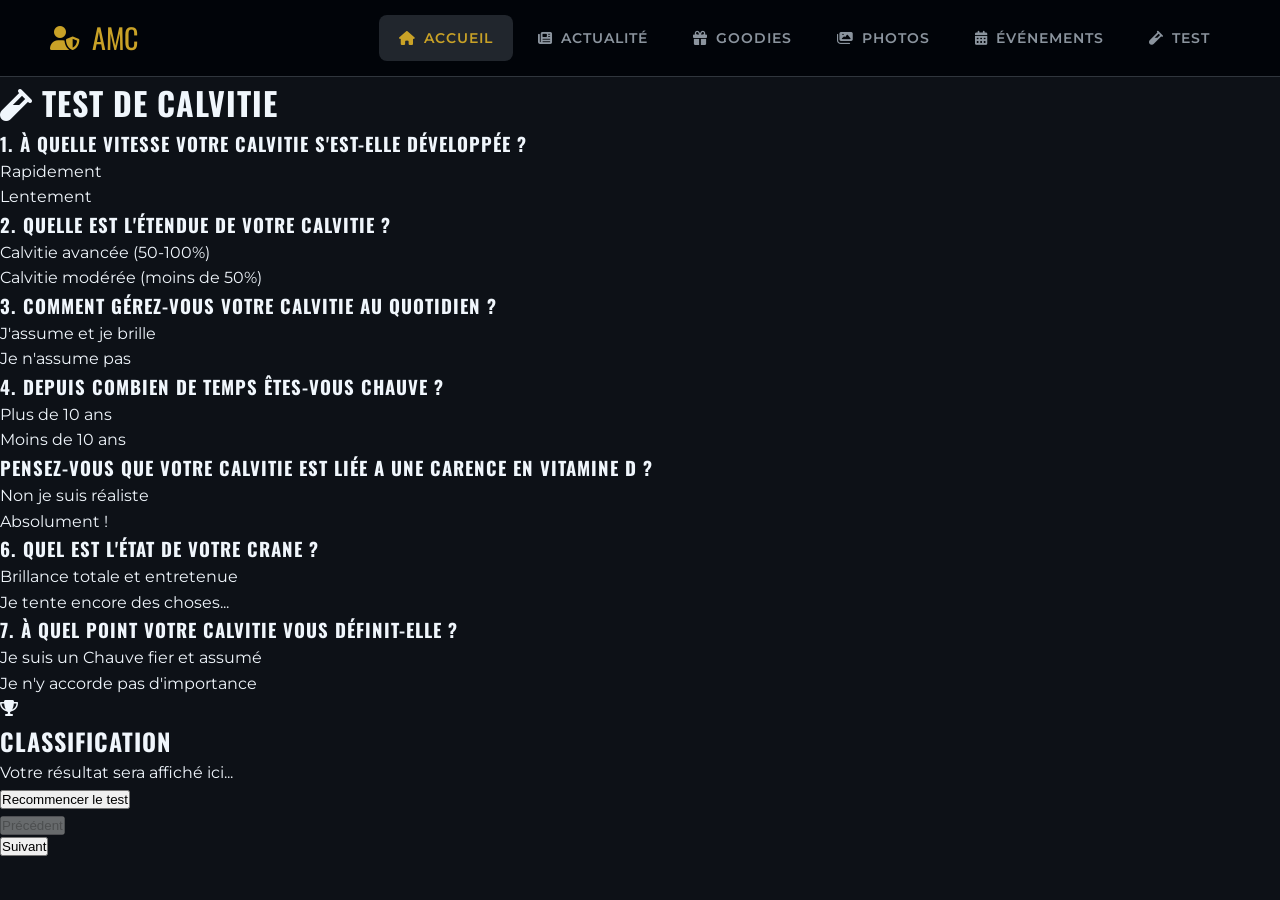
<file: test-calvitie.html>
<!DOCTYPE html>
<html lang="fr">
<head>
    <meta charset="UTF-8">
    <meta name="viewport" content="width=device-width, initial-scale=1.0">
    <title>Test de Calvitie - AMC</title>
    <link href="https://fonts.googleapis.com/css2?family=Montserrat:wght@400;500;600;700&family=Oswald:wght@400;700&display=swap" rel="stylesheet">
    <link rel="stylesheet" href="https://cdnjs.cloudflare.com/ajax/libs/font-awesome/6.4.0/css/all.min.css">
    <link rel="stylesheet" href="style.css">
</head>
<body>
    <nav class="navbar">
        <div class="nav-brand">
            <i class="fas fa-user-shield"></i>
            <span>AMC</span>
        </div>
        <ul class="nav-links">
            <li><a href="main.html" class="active"><i class="fas fa-home"></i> Accueil</a></li>
            <li><a href="actualites.html"><i class="fas fa-newspaper"></i> Actualité</a></li>
            <li><a href="goodies.html"><i class="fas fa-gift"></i> Goodies</a></li>
            <li><a href="photos.html"><i class="fas fa-images"></i> Photos</a></li>
            <li><a href="evenements.html"><i class="fas fa-calendar-alt"></i> Événements</a></li>
            <li><a href="test-calvitie.html"><i class="fa-solid fa-vial"></i> Test</a></li>
        </ul>
        <div class="nav-toggle">
            <i class="fas fa-bars"></i>
        </div>
    </nav>
    
    <div class="test-container">
        <div class="test-title">
            <h1><i class="fas fa-vial"></i> TEST DE CALVITIE</h1>
        </div>

        <div class="progress-container">
            <div class="progress-bar" id="progressBar"></div>
        </div>

        <!-- Question 1 -->
        <div class="question active" id="q1">
            <h3>1. À quelle vitesse votre calvitie s'est-elle développée ?</h3>
            <div class="options">
                <div class="option good" data-value="1">
                    <span>Rapidement</span>
                </div>
                <div class="option bad" data-value="0">
                    <span>Lentement</span>
                </div>
            </div>
        </div>

        <!-- Question 2 -->
        <div class="question" id="q2">
            <h3>2. Quelle est l'étendue de votre calvitie ?</h3>
            <div class="options">
                <div class="option good" data-value="1">
                    <span>Calvitie avancée (50-100%)</span>
                </div>
                <div class="option bad" data-value="0">
                    <span>Calvitie modérée (moins de 50%)</span>
                </div>
            </div>
        </div>

        <!-- Question 3 -->
        <div class="question" id="q3">
            <h3>3. Comment gérez-vous votre calvitie au quotidien ?</h3>
            <div class="options">
                <div class="option good" data-value="1">
                    <span>J'assume et je brille</span>
                </div>
                <div class="option bad" data-value="0">
                    <span>Je n'assume pas</span>
                </div>
            </div>
        </div>

        <!-- Question 4 -->
        <div class="question" id="q4">
            <h3>4. Depuis combien de temps êtes-vous chauve ?</h3>
            <div class="options">
                <div class="option good" data-value="1">
                    <span>Plus de 10 ans</span>
                </div>
                <div class="option bad" data-value="0">
                    <span>Moins de 10 ans</span>
                </div>
            </div>
        </div>

        <!-- Question 5 -->
        <div class="question" id="q5">
            <h3>Pensez-vous que votre calvitie est liée a une carence en vitamine D ?</h3>
            <div class="options">
                <div class="option good" data-value="1">
                    <span>Non je suis réaliste</span>
                </div>
                <div class="option bad" data-value="0">
                    <span>Absolument !</span>
                </div>
            </div>
        </div>

        <!-- Question 6 -->
        <div class="question" id="q6">
            <h3>6. Quel est l'état de votre crane ?</h3>
            <div class="options">
                <div class="option good" data-value="1">
                    <span>Brillance totale et entretenue</span>
                </div>
                <div class="option bad" data-value="0">
                    <span>Je tente encore des choses...</span>
                </div>
            </div>
        </div>

        <!-- Question 7 -->
        <div class="question" id="q7">
            <h3>7. À quel point votre calvitie vous définit-elle ?</h3>
            <div class="options">
                <div class="option good" data-value="1">
                    <span>Je suis un Chauve fier et assumé</span>
                </div>
                <div class="option bad" data-value="0">
                    <span>Je n'y accorde pas d'importance</span>
                </div>
            </div>
        </div>

        <!-- Résultat -->
        <div class="result" id="result">
            <div class="result-icon">
                <i class="fas fa-trophy"></i>
            </div>
            <h2 id="resultTitle">CLASSIFICATION</h2>
            <p id="resultDescription">Votre résultat sera affiché ici...</p>
            <button class="retry-btn" onclick="resetTest()">Recommencer le test</button>
        </div>

        <div class="navigation">
            <button id="prevBtn" onclick="prevQuestion()" disabled>Précédent</button>
            <button id="nextBtn" onclick="nextQuestion()">Suivant</button>
            <button id="submitBtn" onclick="showResult()" style="display: none;">Voir mon résultat</button>
        </div>
    </div>

    <script>
        // Questions et options
        const questions = document.querySelectorAll('.question');
        const options = document.querySelectorAll('.option');
        const progressBar = document.getElementById('progressBar');
        const resultDiv = document.getElementById('result');
        const resultTitle = document.getElementById('resultTitle');
        const resultDescription = document.getElementById('resultDescription');

        // Boutons de navigation
        const prevBtn = document.getElementById('prevBtn');
        const nextBtn = document.getElementById('nextBtn');
        const submitBtn = document.getElementById('submitBtn');

        // Variables de contrôle
        let currentQuestion = 0;
        let score = 0;

        // Fonction pour afficher une question
        function showQuestion(index) {
            questions.forEach((q, i) => {
                q.classList.toggle('active', i === index);
            });

            // Mettre à jour la barre de progression
            const progress = ((index + 1) / questions.length) * 100;
            progressBar.style.width = `${progress}%`;

            // Gérer les boutons de navigation
            prevBtn.disabled = index === 0;
            nextBtn.style.display = index === questions.length - 1 ? 'none' : 'block';
            submitBtn.style.display = index === questions.length - 1 ? 'block' : 'none';
        }

        // Question suivante
        function nextQuestion() {
            if (currentQuestion < questions.length - 1) {
                currentQuestion++;
                showQuestion(currentQuestion);
            }
        }

        // Question précédente
        function prevQuestion() {
            if (currentQuestion > 0) {
                currentQuestion--;
                showQuestion(currentQuestion);
            }
        }

        // Sélectionner une option
        options.forEach(option => {
            option.addEventListener('click', () => {
                const question = option.closest('.question');
                const optionsInQuestion = question.querySelectorAll('.option');

                // Désélectionner toutes les options de la question
                optionsInQuestion.forEach(opt => opt.classList.remove('selected'));

                // Sélectionner l'option cliquée
                option.classList.add('selected');
            });
        });

        // Calculer le score final (nombre de bonnes réponses)
        function calculateScore() {
            score = 0;

            questions.forEach(question => {
                const selectedOption = question.querySelector('.option.selected');
                if (selectedOption && selectedOption.classList.contains('good')) {
                    score++;
                }
            });

            return score;
        }

        // Afficher le résultat
        function showResult() {
            // Masquer le test
            document.querySelector('.test-container > *:not(.result)').style.display = 'none';

            // Calculer le score
            const finalScore = calculateScore();

            // Déterminer le classement
            let title, description;

            if (finalScore === 7) {
                title = "Légendaire";
                description = "Le niveau le plus élevé des rangs de Chauve. Votre cuir chevelu brille comme un phare dans la nuit, il est une référence absolue. Vous êtes un modèle pour tous les aspirants chauves.";
            } else if (finalScore >= 5) {
                title = "Or";
                description = "Votre niveau est exceptionnel et vous faites partie de l'élite des chauves. Un style incontestable.";
            } else if (finalScore >= 3) {
                title = "Argent";
                description = "Un niveau très respectable ! Vous avez une calvitie bien marquée qui vous donne ce style distinctif et élégant. Vous faites partie des chauves les plus stylés, et votre présence est toujours remarquée. Avec un peu plus d'entretien, vous pourriez viser l'Or !";
            } else if (finalScore >= 1) {
                title = "Bronze";
                description = "Vous êtes sur la bonne voie ! Votre calvitie commence à se dessiner, et c'est le début d'une belle aventure. Gardez le cap !";
            } else {
                title = "Fer";
                description = "Vous débutez votre parcours chauve, mais ne vous inquiétez pas ! Chaque grand chauve a commencé quelque part. Votre cuir chevelu est encore en pleine exploration, et avec le temps, vous développerez ce style unique qui fait la fierté des chauves. Persévérez";
            }

            // Afficher le résultat
            resultTitle.textContent = title;
            resultDescription.textContent = description;
            resultDiv.style.display = 'block';
        }

        // Réinitialiser le test
        function resetTest() {
            currentQuestion = 0;
            score = 0;
            options.forEach(opt => opt.classList.remove('selected'));
            showQuestion(0);
            resultDiv.style.display = 'none';
            document.querySelector('.test-container > *:not(.result)').style.display = 'block';
        }

        // Initialiser le test
        showQuestion(currentQuestion);
    </script>
</body>
</html>
</file>
<file: style.css>
/* ============================================
   AMC - Amicale des Militaires Chauves
   Styles CSS Épurés et Modernes
   ============================================ */

/* --- Variables & Reset --- */
:root {
    --primary: #C9A227;
    --primary-dark: #A8861F;
    --primary-light: #E5C76B;
    --dark: #0D1117;
    --darker: #010409;
    --gray-dark: #161B22;
    --gray: #21262D;
    --gray-light: #30363D;
    --text: #F0F6FC;
    --text-secondary: #8B949E;
    --white: #FFFFFF;
    --error: #F85149;
    --success: #3FB950;
    --info: #58A6FF;
    --border-radius: 8px;
    --shadow: 0 8px 32px rgba(0, 0, 0, 0.3);
    --transition: all 0.3s ease;
}

* {
    margin: 0;
    padding: 0;
    box-sizing: border-box;
}

html {
    scroll-behavior: smooth;
}

body {
    font-family: 'Montserrat', sans-serif;
    background-color: var(--dark);
    color: var(--text);
    line-height: 1.6;
    min-height: 100vh;
}

h1, h2, h3, h4 {
    font-family: 'Oswald', sans-serif;
    text-transform: uppercase;
    letter-spacing: 1px;
}

a {
    text-decoration: none;
    color: inherit;
    transition: var(--transition);
}

ul {
    list-style: none;
}

.container {
    max-width: 1200px;
    margin: 0 auto;
    padding: 0 20px;
}

/* --- Login Page --- */
.login-wrapper {
    min-height: 100vh;
    display: flex;
    align-items: center;
    justify-content: center;
    background: linear-gradient(135deg, var(--darker) 0%, var(--dark) 50%, var(--gray-dark) 100%);
    padding: 20px;
}

.login-container {
    background: var(--gray-dark);
    border-radius: var(--border-radius);
    padding: 60px 50px;
    width: 100%;
    max-width: 420px;
    box-shadow: var(--shadow);
    border: 1px solid var(--gray-light);
    text-align: center;
}

.logo-section {
    margin-bottom: 50px;
}

.logo-icon {
    width: 90px;
    height: 90px;
    background: linear-gradient(135deg, var(--primary) 0%, var(--primary-dark) 100%);
    border-radius: 50%;
    display: flex;
    align-items: center;
    justify-content: center;
    margin: 0 auto 20px;
    font-size: 36px;
    color: var(--dark);
    box-shadow: 0 4px 20px rgba(201, 162, 39, 0.3);
}

.logo-title {
    font-size: 48px;
    color: var(--primary);
    margin-bottom: 5px;
}

.logo-subtitle {
    font-size: 14px;
    color: var(--text-secondary);
    letter-spacing: 2px;
    text-transform: uppercase;
}

.input-group {
    position: relative;
    margin-bottom: 20px;
}

.input-group input {
    width: 100%;
    padding: 18px 20px 18px 55px;
    background: var(--dark);
    border: 2px solid var(--gray-light);
    border-radius: var(--border-radius);
    color: var(--text);
    font-size: 16px;
    font-family: 'Montserrat', sans-serif;
    transition: var(--transition);
}

.input-group input:focus {
    outline: none;
    border-color: var(--primary);
    box-shadow: 0 0 0 3px rgba(201, 162, 39, 0.2);
}

.input-icon {
    position: absolute;
    left: 20px;
    top: 50%;
    transform: translateY(-50%);
    color: var(--text-secondary);
    font-size: 18px;
}

.login-btn {
    width: 100%;
    padding: 18px 30px;
    background: linear-gradient(135deg, var(--primary) 0%, var(--primary-dark) 100%);
    border: none;
    border-radius: var(--border-radius);
    color: var(--dark);
    font-size: 16px;
    font-weight: 700;
    font-family: 'Oswald', sans-serif;
    text-transform: uppercase;
    letter-spacing: 2px;
    cursor: pointer;
    display: flex;
    align-items: center;
    justify-content: center;
    gap: 10px;
    transition: var(--transition);
}

.login-btn:hover {
    transform: translateY(-2px);
    box-shadow: 0 6px 25px rgba(201, 162, 39, 0.4);
}

.login-btn i {
    transition: var(--transition);
}

.login-btn:hover i {
    transform: translateX(5px);
}

.error-msg {
    color: var(--error);
    font-size: 14px;
    margin-top: 15px;
    opacity: 0;
    transition: var(--transition);
}

.error-msg.show {
    opacity: 1;
}

.login-footer {
    margin-top: 30px;
    padding-top: 20px;
    border-top: 1px solid var(--gray-light);
}

.login-footer p {
    color: var(--text-secondary);
    font-size: 13px;
}

.login-footer i {
    color: var(--primary);
    margin-right: 5px;
}



/* --- Navigation --- */
.navbar {
    background: var(--darker);
    padding: 15px 50px;
    display: flex;
    align-items: center;
    justify-content: space-between;
    position: sticky;
    top: 0;
    z-index: 1000;
    border-bottom: 1px solid var(--gray-light);
}

.nav-brand {
    display: flex;
    align-items: center;
    gap: 12px;
    font-family: 'Oswald', sans-serif;
    font-size: 28px;
    color: var(--primary);
}

.nav-brand i {
    font-size: 24px;
}

.nav-links {
    display: flex;
    gap: 5px;
}

.nav-links a {
    padding: 12px 20px;
    border-radius: var(--border-radius);
    font-size: 14px;
    font-weight: 600;
    text-transform: uppercase;
    letter-spacing: 1px;
    color: var(--text-secondary);
    display: flex;
    align-items: center;
    gap: 8px;
}

.nav-links a:hover,
.nav-links a.active {
    background: var(--gray);
    color: var(--primary);
}

.nav-toggle {
    display: none;
    font-size: 24px;
    cursor: pointer;
    color: var(--text);
}

/* --- Hero Section --- */
.hero {
    min-height: 70vh;
    display: flex;
    align-items: center;
    justify-content: center;
    text-align: center;
    background: linear-gradient(135deg, var(--darker) 0%, var(--dark) 50%, var(--gray-dark) 100%);
    position: relative;
    overflow: hidden;
    padding: 60px 20px;
}

.hero::before {
    content: '';
    position: absolute;
    top: 0;
    left: 0;
    right: 0;
    bottom: 0;
    background: radial-gradient(circle at 30% 50%, rgba(201, 162, 39, 0.1) 0%, transparent 50%);
}

.hero-content {
    position: relative;
    z-index: 1;
}

.hero h1 {
    font-size: 56px;
    line-height: 1.2;
    margin-bottom: 20px;
    background: linear-gradient(135deg, var(--text) 0%, var(--primary) 100%);
    -webkit-background-clip: text;
    -webkit-text-fill-color: transparent;
    background-clip: text;
}

.hero p {
    font-size: 22px;
    color: var(--text-secondary);
    margin-bottom: 40px;
    letter-spacing: 4px;
    text-transform: uppercase;
}

.hero-btn {
    display: inline-block;
    padding: 18px 45px;
    background: linear-gradient(135deg, var(--primary) 0%, var(--primary-dark) 100%);
    border-radius: var(--border-radius);
    color: var(--dark);
    font-weight: 700;
    font-family: 'Oswald', sans-serif;
    text-transform: uppercase;
    letter-spacing: 2px;
    transition: var(--transition);
}

.hero-btn:hover {
    transform: translateY(-3px);
    box-shadow: 0 10px 30px rgba(201, 162, 39, 0.4);
    color: var(--dark);
}

/* --- Intro Section --- */
.intro {
    padding: 100px 0;
    background: var(--dark);
}

.intro h2 {
    text-align: center;
    font-size: 40px;
    margin-bottom: 60px;
    color: var(--primary);
}

.intro-grid {
    display: grid;
    grid-template-columns: repeat(auto-fit, minmax(300px, 1fr));
    gap: 40px;
}

.intro-card {
    background: var(--gray-dark);
    border-radius: var(--border-radius);
    padding: 50px 40px;
    text-align: center;
    border: 1px solid var(--gray-light);
    transition: var(--transition);
}

.intro-card:hover {
    transform: translateY(-10px);
    border-color: var(--primary);
    box-shadow: var(--shadow);
}

.intro-card i {
    font-size: 50px;
    color: var(--primary);
    margin-bottom: 25px;
}

.intro-card h3 {
    font-size: 24px;
    margin-bottom: 15px;
    color: var(--text);
}

.intro-card p {
    color: var(--text-secondary);
    font-size: 15px;
}

/* --- Mission Statement --- */
.mission-statement {
    background: var(--gray-dark);
    padding: 80px 0;
    border-top: 1px solid var(--gray-light);
    border-bottom: 1px solid var(--gray-light);
}

.mission-statement blockquote {
    text-align: center;
    max-width: 800px;
    margin: 0 auto;
}

.mission-statement i {
    font-size: 40px;
    color: var(--primary);
    margin-bottom: 20px;
}

.mission-statement p {
    font-size: 28px;
    font-style: italic;
    color: var(--text);
    line-height: 1.5;
}

/* --- Présentation du projet -------------------------------------------------------------------- */

.presentation {
    text-align: center;
    background: var(--dark);
    padding: 80px 0;
    border-top: 1px solid var(--gray-light);
    border-bottom: 1px solid var(--gray-light);
    
}

.presentationh3 {
    text-align: center;
}

.pdf-content {
    text-align: center, justify;
    max-width: 800px;
    margin: 0 auto;
    text-align: justify;
}

/* --- News Preview --- */
.news-preview {
    padding: 100px 0;
    background: var(--dark);
}

.news-preview h2 {
    text-align: center;
    font-size: 40px;
    margin-bottom: 60px;
    color: var(--primary);
}

.news-grid {
    display: grid;
    grid-template-columns: repeat(auto-fit, minmax(350px, 1fr));
    gap: 40px;
}

.news-card {
    background: var(--gray-dark);
    border-radius: var(--border-radius);
    padding: 40px;
    border: 1px solid var(--gray-light);
    transition: var(--transition);
}

.news-card:hover {
    border-color: var(--primary);
    transform: translateY(-5px);
}

.news-date {
    display: inline-block;
    color: var(--primary);
    font-size: 13px;
    font-weight: 600;
    margin-bottom: 15px;
}

.news-card h3 {
    font-size: 22px;
    margin-bottom: 15px;
    color: var(--text);
}

.news-card p {
    color: var(--text-secondary);
    margin-bottom: 20px;
}

.news-card a {
    color: var(--primary);
    font-weight: 600;
}

.news-card a:hover {
    color: var(--primary-light);
}

/* --- Page Header --- */
.page-header {
    background: linear-gradient(135deg, var(--darker) 0%, var(--dark) 100%);
    padding: 80px 20px;
    text-align: center;
    border-bottom: 2px solid var(--primary);
}

.page-header-content h1 {
    font-size: 48px;
    color: var(--primary);
    margin-bottom: 15px;
}

.page-header-content h1 i {
    margin-right: 15px;
}

.page-header-content p {
    font-size: 18px;
    color: var(--text-secondary);
}

/* --- Content Section --- */
.content-section {
    padding: 80px 0;
    min-height: 60vh;
}

/* --- Articles (Actualités) --- */
.articles {
    display: flex;
    flex-direction: column;
    gap: 30px;
}

.article-card {
    background: var(--gray-dark);
    border-radius: var(--border-radius);
    overflow: hidden;
    border: 1px solid var(--gray-light);
    transition: var(--transition);
}

.article-card:hover {
    border-color: var(--primary);
}

.article-card.featured {
    display: grid;
    grid-template-columns: 200px 1fr;
}

.article-image {
    background: linear-gradient(135deg, var(--gray) 0%, var(--gray-dark) 100%);
    display: flex;
    align-items: center;
    justify-content: center;
    min-height: 200px;
}

.article-image i {
    font-size: 60px;
    color: var(--primary);
    opacity: 0.5;
}

.article-content {
    padding: 40px;
}

.article-card.featured .article-content {
    padding: 40px;
}

.article-date {
    display: inline-block;
    color: var(--primary);
    font-size: 13px;
    font-weight: 600;
    margin-bottom: 15px;
}

.article-content h2 {
    font-size: 28px;
    margin-bottom: 20px;
    color: var(--text);
}

.article-content p {
    color: var(--text-secondary);
    margin-bottom: 15px;
    line-height: 1.8;
}

.article-tags {
    display: flex;
    gap: 10px;
    margin-top: 20px;
}

.tag {
    padding: 5px 15px;
    background: var(--gray);
    border-radius: 20px;
    font-size: 12px;
    font-weight: 600;
    color: var(--text-secondary);
}

/* --- Goodies Grid --- */
.goodies-grid {
    display: grid;
    grid-template-columns: repeat(auto-fit, minmax(280px, 1fr));
    gap: 30px;
}

.goodie-card {
    background: var(--gray-dark);
    border-radius: var(--border-radius);
    border: 1px solid var(--gray-light);
    overflow: hidden;
    transition: var(--transition);
}

.goodie-card:hover {
    transform: translateY(-8px);
    border-color: var(--primary);
    box-shadow: var(--shadow);
}

.goodie-image {
    background: linear-gradient(135deg, var(--gray) 0%, var(--dark) 100%);
    padding: 50px;
    text-align: center;
}

.goodie-image i {
    font-size: 70px;
    color: var(--primary);
}

.goodie-info {
    padding: 30px;
    text-align: center;
}

.goodie-info h3 {
    font-size: 20px;
    margin-bottom: 10px;
    color: var(--text);
}

.goodie-desc {
    color: var(--text-secondary);
    font-size: 14px;
    margin-bottom: 15px;
}

.goodie-price {
    font-size: 26px;
    font-weight: 700;
    color: var(--primary);
    margin-bottom: 20px;
    font-family: 'Oswald', sans-serif;
}

.goodie-btn {
    padding: 12px 30px;
    background: var(--primary);
    border: none;
    border-radius: var(--border-radius);
    color: var(--dark);
    font-weight: 700;
    font-family: 'Oswald', sans-serif;
    text-transform: uppercase;
    cursor: pointer;
    transition: var(--transition);
}

.goodie-btn:hover {
    background: var(--primary-light);
    transform: scale(1.05);
}

/* --- Photo Albums --- */
.albums h2,
.gallery-grid h2 {
    font-size: 28px;
    color: var(--primary);
    margin-bottom: 40px;
    text-align: center;
}

.albums h2 i,
.gallery-grid h2 i {
    margin-right: 10px;
}

.album-grid {
    display: grid;
    grid-template-columns: repeat(auto-fit, minmax(250px, 1fr));
    gap: 30px;
    margin-bottom: 80px;
}

.album-card {
    background: var(--gray-dark);
    border-radius: var(--border-radius);
    overflow: hidden;
    border: 1px solid var(--gray-light);
    transition: var(--transition);
}

.album-card:hover {
    transform: translateY(-5px);
    border-color: var(--primary);
}

.album-cover {
    background: linear-gradient(135deg, var(--gray) 0%, var(--dark) 100%);
    height: 180px;
    display: flex;
    align-items: center;
    justify-content: center;
    position: relative;
}

.album-cover i {
    font-size: 50px;
    color: var(--primary);
}

.album-overlay {
    position: absolute;
    bottom: 0;
    left: 0;
    right: 0;
    background: linear-gradient(transparent, rgba(0,0,0,0.8));
    padding: 15px;
    text-align: center;
}

.album-overlay span {
    font-size: 13px;
    font-weight: 600;
    color: var(--primary);
}

.album-info {
    padding: 25px;
}

.album-info h3 {
    font-size: 18px;
    margin-bottom: 8px;
    color: var(--text);
}

.album-info p {
    color: var(--text-secondary);
    font-size: 14px;
}

.gallery-grid {
    display: grid;
    grid-template-columns: repeat(auto-fit, minmax(200px, 1fr));
    gap: 20px;
    margin-bottom: 40px;
}

.gallery-item {
    background: var(--gray-dark);
    border-radius: var(--border-radius);
    overflow: hidden;
    border: 1px solid var(--gray-light);
}

.gallery-placeholder {
    height: 150px;
    display: flex;
    flex-direction: column;
    align-items: center;
    justify-content: center;
    background: linear-gradient(135deg, var(--gray) 0%, var(--dark) 100%);
    color: var(--text-secondary);
}

.gallery-placeholder i {
    font-size: 40px;
    color: var(--primary);
    opacity: 0.5;
    margin-bottom: 10px;
}

.gallery-placeholder p {
    font-size: 13px;
}

/* --- Events --- */
.events-list {
    display: flex;
    flex-direction: column;
    gap: 30px;
}

.event-card {
    background: var(--gray-dark);
    border-radius: var(--border-radius);
    display: grid;
    grid-template-columns: 100px 1fr;
    border: 1px solid var(--gray-light);
    overflow: hidden;
    transition: var(--transition);
}

.event-card:hover {
    border-color: var(--primary);
    transform: translateX(10px);
}

.event-card.highlight {
    border: 2px solid var(--primary);
    background: linear-gradient(135deg, var(--gray-dark) 0%, rgba(201, 162, 39, 0.1) 100%);
}

.event-date-badge {
    background: linear-gradient(135deg, var(--primary) 0%, var(--primary-dark) 100%);
    display: flex;
    flex-direction: column;
    align-items: center;
    justify-content: center;
    padding: 25px 15px;
    text-align: center;
}

.event-day {
    font-size: 42px;
    font-weight: 700;
    color: var(--dark);
    line-height: 1;
    font-family: 'Oswald', sans-serif;
}

.event-month {
    font-size: 14px;
    font-weight: 700;
    color: var(--dark);
    text-transform: uppercase;
    letter-spacing: 2px;
    margin-top: 5px;
}

.event-details {
    padding: 35px;
}

.event-details h3 {
    font-size: 24px;
    margin-bottom: 15px;
    color: var(--text);
    display: flex;
    align-items: center;
    gap: 10px;
}

.event-details h3 i {
    color: var(--primary);
}

.event-location,
.event-time {
    color: var(--text-secondary);
    font-size: 14px;
    margin-bottom: 8px;
}

.event-location i,
.event-time i {
    color: var(--primary);
    margin-right: 8px;
}

.event-desc {
    color: var(--text);
    margin: 20px 0;
    line-height: 1.7;
}

.event-meta {
    display: flex;
    gap: 20px;
    margin-bottom: 20px;
}

.event-capacity {
    color: var(--text-secondary);
    font-size: 14px;
}

.event-capacity i {
    color: var(--primary);
    margin-right: 5px;
}

.event-status {
    padding: 5px 15px;
    border-radius: 20px;
    font-size: 12px;
    font-weight: 700;
    text-transform: uppercase;
}

.event-status.open {
    background: rgba(63, 185, 80, 0.2);
    color: var(--success);
}

.event-status.soon {
    background: rgba(88, 166, 255, 0.2);
    color: var(--info);
}

.event-status.closed {
    background: rgba(248, 81, 73, 0.2);
    color: var(--error);
}

.event-btn {
    padding: 12px 30px;
    background: var(--primary);
    border: none;
    border-radius: var(--border-radius);
    color: var(--dark);
    font-weight: 700;
    font-family: 'Oswald', sans-serif;
    text-transform: uppercase;
    cursor: pointer;
    transition: var(--transition);
}

.event-btn:hover:not(:disabled) {
    background: var(--primary-light);
    transform: scale(1.05);
}

.event-btn:disabled {
    background: var(--gray-light);
    color: var(--text-secondary);
    cursor: not-allowed;
}

/* --- Info Box --- */
.info-box {
    background: var(--gray-dark);
    border-left: 4px solid var(--info);
    border-radius: var(--border-radius);
    padding: 25px 30px;
    margin-top: 50px;
}

.info-box p {
    color: var(--text-secondary);
    font-size: 15px;
}

.info-box i {
    color: var(--info);
    margin-right: 10px;
}

/* --- Footer --- */
.footer {
    background: var(--darker);
    border-top: 1px solid var(--gray-light);
    padding-top: 60px;
}

.footer-content {
    max-width: 1200px;
    margin: 0 auto;
    padding: 0 20px;
    display: grid;
    grid-template-columns: repeat(auto-fit, minmax(250px, 1fr));
    gap: 50px;
    padding-bottom: 50px;
}

.footer-section h3 {
    font-size: 20px;
    color: var(--primary);
    margin-bottom: 20px;
}

.footer-section p {
    color: var(--text-secondary);
    margin-bottom: 10px;
    font-size: 14px;
}

.footer-section ul li {
    margin-bottom: 10px;
}

.footer-section ul a {
    color: var(--text-secondary);
    font-size: 14px;
}

.footer-section ul a:hover {
    color: var(--primary);
}

.footer-section i {
    color: var(--primary);
    margin-right: 8px;
    width: 20px;
    text-align: center;
}

.footer-bottom {
    background: var(--gray-dark);
    padding: 25px 20px;
    text-align: center;
}

.footer-bottom p {
    color: var(--text-secondary);
    font-size: 13px;
}

/* --- Responsive --- */
@media (max-width: 768px) {
    .navbar {
        padding: 15px 20px;
    }

    .nav-links {
        display: none;
        position: absolute;
        top: 100%;
        left: 0;
        right: 0;
        background: var(--darker);
        flex-direction: column;
        padding: 20px;
        border-bottom: 1px solid var(--gray-light);
    }

    .nav-links.active {
        display: flex;
    }

    .nav-links a {
        padding: 15px 20px;
        border-bottom: 1px solid var(--gray);
    }

    .nav-toggle {
        display: block;
    }

    .hero h1 {
        font-size: 32px;
    }

    .hero p {
        font-size: 16px;
        letter-spacing: 2px;
    }

    .page-header-content h1 {
        font-size: 32px;
    }

    .intro h2,
    .news-preview h2 {
        font-size: 28px;
    }

    .article-card.featured {
        grid-template-columns: 1fr;
    }

    .article-image {
        min-height: 150px;
    }

    .event-card {
        grid-template-columns: 1fr;
    }

    .event-date-badge {
        flex-direction: row;
        gap: 10px;
        padding: 20px;
    }

    .event-day {
        font-size: 28px;
    }

    .login-container {
        padding: 40px 30px;
    }
}

/* --- Animations --- */
@keyframes fadeIn {
    from { opacity: 0; transform: translateY(20px); }
    to { opacity: 1; transform: translateY(0); }
}

.login-container,
.hero-content,
.intro-card,
.news-card,
.article-card,
.goodie-card,
.album-card,
.event-card {
    animation: fadeIn 0.6s ease forwards;
}

/* --- Scrollbar --- */
::-webkit-scrollbar {
    width: 10px;
}

::-webkit-scrollbar-track {
    background: var(--dark);
}

::-webkit-scrollbar-thumb {
    background: var(--gray-light);
    border-radius: 5px;
}

::-webkit-scrollbar-thumb:hover {
    background: var(--primary);
}
</file>
